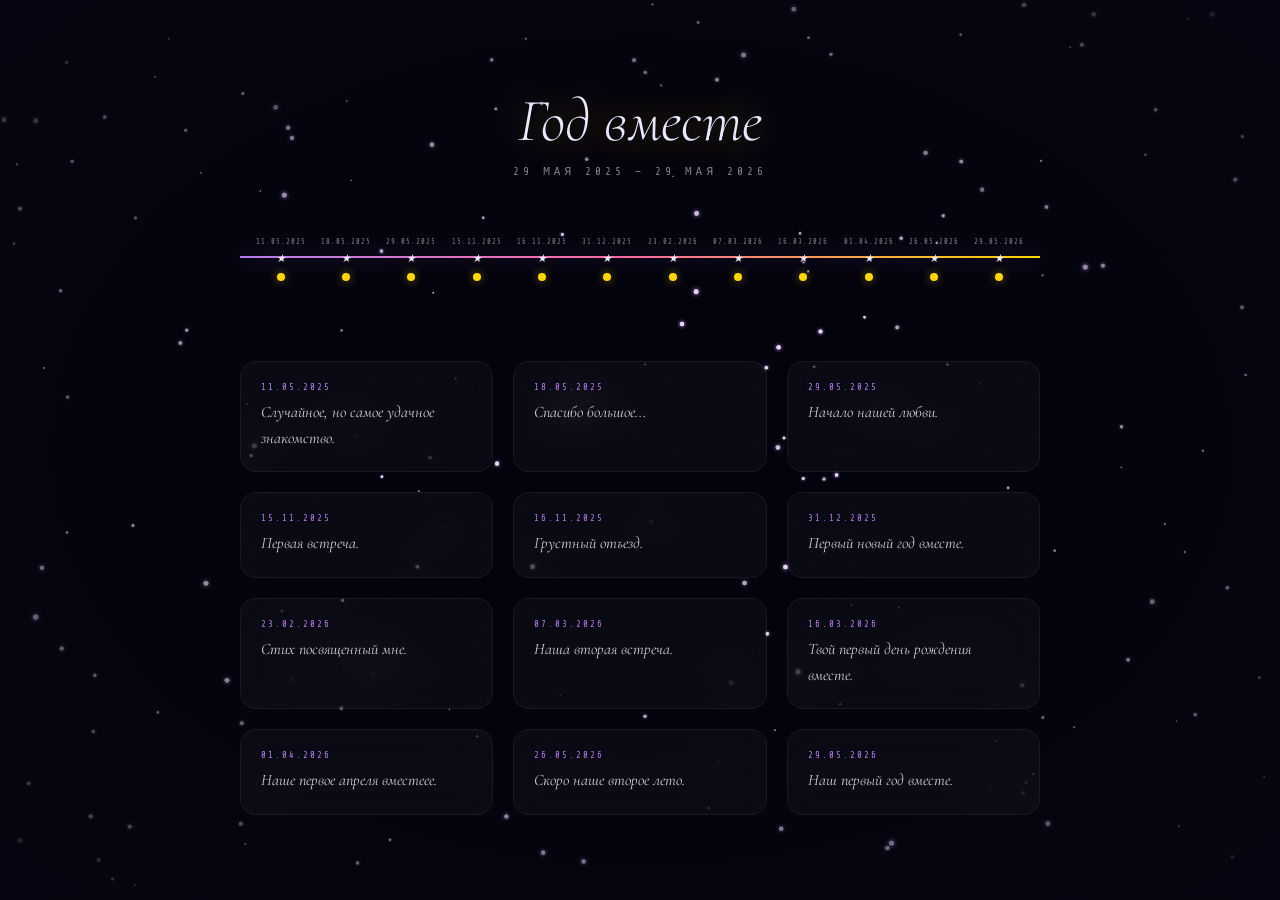
<file: index.html>
<!DOCTYPE html>
<html lang="ru">
<head>
    <meta charset="UTF-8">
    <meta name="viewport" content="width=device-width, initial-scale=1.0, user-scalable=no">
    <title>✨ Наше созвездие · 29.05</title>
    
    <link rel="preconnect" href="https://fonts.googleapis.com">
    <link rel="preconnect" href="https://fonts.gstatic.com" crossorigin>
    <link href="https://fonts.googleapis.com/css2?family=Cormorant+Garamond:ital,wght@0,300;0,400;0,600;1,300;1,400&family=Share+Tech+Mono&family=Montserrat:wght@300;400&display=swap" rel="stylesheet">
    
    <link rel="stylesheet" href="style.css">
</head>
<body>
    
    
    <canvas id="bg-canvas"></canvas>
    <div class="vignette"></div>
    <div class="bg-aurora"></div>
    
    <div id="cursor"></div>
    <div id="cursor-ring"></div>
    
    <!-- ЭКРАН 1: СОЗВЕЗДИЕ -->
    <section id="constellation-screen" class="screen active">
        
        <div class="instruction">
            <span class="instruction-text">Соедини звёзды</span>
            <span class="instruction-sub">Нажимай на сияющие звёзды по порядку</span>
        </div>
        
        <svg id="constellation-svg" viewBox="0 0 800 700" preserveAspectRatio="xMidYMid meet">
            <g id="lines-group"></g>
            <g id="stars-group">
                <circle class="star-node" cx="400" cy="620" r="6" data-month="12" data-name="Декабрь"/>
                <circle class="star-node" cx="310" cy="540" r="6" data-month="11" data-name="Ноябрь"/>
                <circle class="star-node" cx="230" cy="430" r="6" data-month="10" data-name="Октябрь"/>
                <circle class="star-node" cx="200" cy="310" r="6" data-month="9" data-name="Сентябрь"/>
                <circle class="star-node" cx="240" cy="190" r="6" data-month="8" data-name="Август"/>
                <circle class="star-node" cx="340" cy="120" r="6" data-month="7" data-name="Июль"/>
                <circle class="star-node" cx="400" cy="150" r="6" data-month="6" data-name="Июнь"/>
                <circle class="star-node special" cx="460" cy="120" r="9" data-month="5" data-name="29 мая 2025"/>
                <circle class="star-node" cx="560" cy="190" r="6" data-month="4" data-name="Апрель"/>
                <circle class="star-node" cx="600" cy="310" r="6" data-month="3" data-name="Март"/>
                <circle class="star-node" cx="570" cy="430" r="6" data-month="2" data-name="Февраль"/>
                <circle class="star-node" cx="490" cy="540" r="6" data-month="1" data-name="Январь"/>
            </g>
        </svg>
        
        <div class="star-counter">
            <span id="connected-count">0</span>/12 звёзд
        </div>
        <div class="progress-mini">
            <div class="progress-mini-fill" id="constellation-progress"></div>
        </div>
        
    </section>
    
    <!-- ЭКРАН 2: ПОРТАЛ + ТАЙМЕР -->
    <section id="portal-screen" class="screen">
        
        <div class="portal-wrapper">
            <div class="crystals-orbit">
                <div class="crystal c1"></div>
                <div class="crystal c2"></div>
                <div class="crystal c3"></div>
                <div class="crystal c4"></div>
                <div class="crystal c5"></div>
            </div>
            
            <div class="portal-gate" id="portal-gate">
                <div class="portal-inner">
                    <div class="portal-energy"></div>
                    <div class="portal-seal" id="portal-seal">
                        <span class="seal-text">ЗАПЕЧАТАНО</span>
                        <span class="seal-sub">до 29.05</span>
                    </div>
                </div>
            </div>
            
            <div class="portal-ring"></div>
        </div>
        
        <div class="countdown-box">
            <h2 class="countdown-title">Портал откроется через</h2>
            <div class="countdown-timer">
                <div class="time-block">
                    <span class="time-value" id="days">04</span>
                    <span class="time-label">дня</span>
                </div>
                <span class="time-colon">:</span>
                <div class="time-block">
                    <span class="time-value" id="hours">00</span>
                    <span class="time-label">часов</span>
                </div>
                <span class="time-colon">:</span>
                <div class="time-block">
                    <span class="time-value" id="minutes">00</span>
                    <span class="time-label">минут</span>
                </div>
                <span class="time-colon">:</span>
                <div class="time-block">
                    <span class="time-value" id="seconds">00</span>
                    <span class="time-label">секунд</span>
                </div>
            </div>
            <div class="daily-message" id="daily-message">✦ Магия накапливается... ✦</div>
        </div>
        
    </section>
    
    <!-- ЭКРАН 3: ВОСПОМИНАНИЯ -->
    <section id="memories-screen" class="screen">
        <div class="memories-container">
            <h1 class="memories-title">Год вместе</h1>
            <p class="memories-subtitle">29 мая 2025 — 29 мая 2026</p>
            
            <div class="timeline">
                <div class="timeline-line"></div>
                <div class="timeline-fill" id="timeline-fill"></div>
                <div class="timeline-moments" id="timeline-moments"></div>
            </div>
            
            <div class="memories-grid" id="memories-grid"></div>
        </div>
    </section>
    
    <!-- IFRAME ДЛЯ ДИАЛОГОВ -->
    <div id="dialog-overlay" class="dialog-overlay hidden">
        <button id="close-dialog" class="close-dialog-btn">✕</button>
        <iframe id="dialog-frame" src="" frameborder="0"></iframe>
    </div>
    
    <audio id="bg-music" loop>
        <source src="#" type="audio/mpeg">
    </audio>
    
    <script src="script.js"></script>
</body>
</html>
</file>
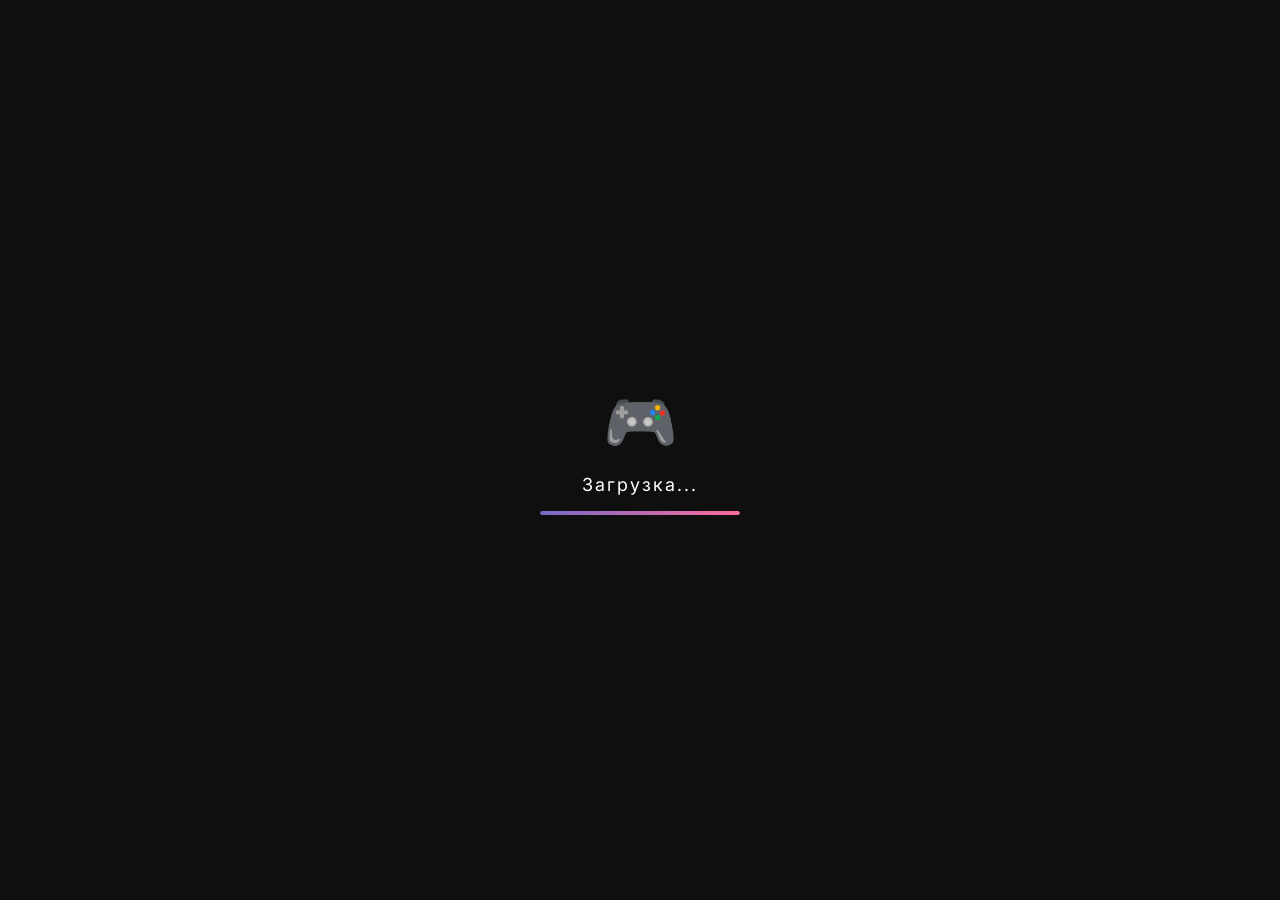
<file: dialogs/dialog-01-04-2026.html>
<!DOCTYPE html>
<html lang="ru">
<head>
    <meta charset="UTF-8">
    <meta name="viewport" content="width=device-width, initial-scale=1.0, user-scalable=no">
    <title>01.04.2026 · Первое апреля</title>
    
    <link rel="preconnect" href="https://fonts.googleapis.com">
    <link rel="preconnect" href="https://fonts.gstatic.com" crossorigin>
    <link href="https://fonts.googleapis.com/css2?family=Inter:wght@400;500;600;700&display=swap" rel="stylesheet">
    
    <link rel="stylesheet" href="dialog-01-04-2026.css">
</head>
<body>
    
    <!-- Загрузка -->
    <div id="loading-screen" class="fullscreen-overlay">
        <div class="loading-content">
            <div class="loading-icon">🎮</div>
            <div class="loading-text">Загрузка...</div>
            <div class="loading-bar"><div class="loading-fill"></div></div>
        </div>
    </div>
    
    <!-- Блиц-опрос -->
    <div id="quiz-screen" class="fullscreen-overlay hidden">
        <div class="quiz-container">
            <div class="quiz-header">⚡ БЛИЦ-ОПРОС ⚡</div>
            <div class="quiz-question" id="quiz-question"></div>
            <div class="quiz-options" id="quiz-options"></div>
            <div class="quiz-progress" id="quiz-progress"></div>
        </div>
    </div>
    
    <!-- Чат -->
    <div id="chat-screen" class="fullscreen-overlay hidden">
        <div class="chat-container">
            
            <div class="chat-header">
                <div class="header-back">←</div>
                <div class="header-avatar">
                    <img src="../photo/lybov.jpg" alt="">
                </div>
                <div class="header-info">
                    <div class="header-name">Сашка💕</div>
                    <div class="header-status">был недавно</div>
                </div>
            </div>
            
            <div class="typing-indicator hidden" id="typing-indicator">
                <div class="typing-dots"><span></span><span></span><span></span></div>
                <span class="typing-text">печатает...</span>
            </div>
            
            <div class="chat-messages" id="chat-messages"></div>
            <div class="chat-choices" id="chat-choices"></div>
            
        </div>
    </div>
    
    <script src="dialog-01-04-2026.js"></script>
</body>
</html>
</file>
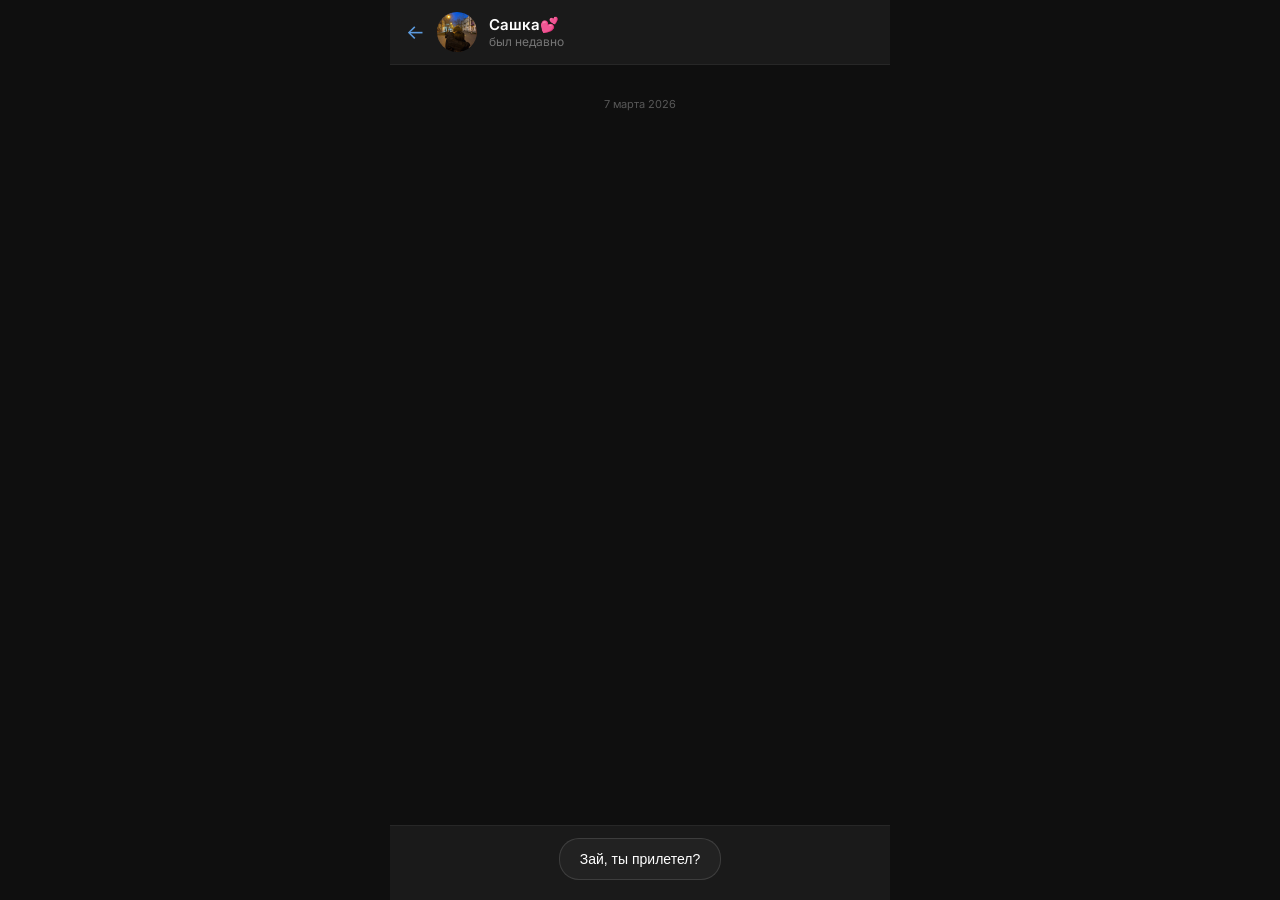
<file: dialogs/dialog-07-03-2026.html>
<!DOCTYPE html>
<html lang="ru">
<head>
    <meta charset="UTF-8">
    <meta name="viewport" content="width=device-width, initial-scale=1.0, user-scalable=no">
    <title>07.03.2026 · Наша вторая встреча</title>
    
    <link rel="preconnect" href="https://fonts.googleapis.com">
    <link rel="preconnect" href="https://fonts.gstatic.com" crossorigin>
    <link href="https://fonts.googleapis.com/css2?family=Inter:wght@400;500;600&display=swap" rel="stylesheet">
    
    <link rel="stylesheet" href="dialog-07-03-2026.css">
</head>
<body>
    
    <div id="chat-screen" class="fullscreen-overlay">
        <div class="chat-container">
            
            <div class="chat-header">
                <div class="header-back">←</div>
                <div class="header-avatar">
                    <img src="../photo/lybov.jpg" alt="">
                </div>
                <div class="header-info">
                    <div class="header-name">Сашка💕</div>
                    <div class="header-status">был недавно</div>
                </div>
            </div>
            
            <div class="typing-indicator hidden" id="typing-indicator">
                <div class="typing-dots"><span></span><span></span><span></span></div>
                <span class="typing-text">печатает...</span>
            </div>
            
            <div class="chat-messages" id="chat-messages"></div>
            <div class="chat-choices" id="chat-choices"></div>
            
        </div>
    </div>
    
    <script src="dialog-07-03-2026.js"></script>
</body>
</html>
</file>
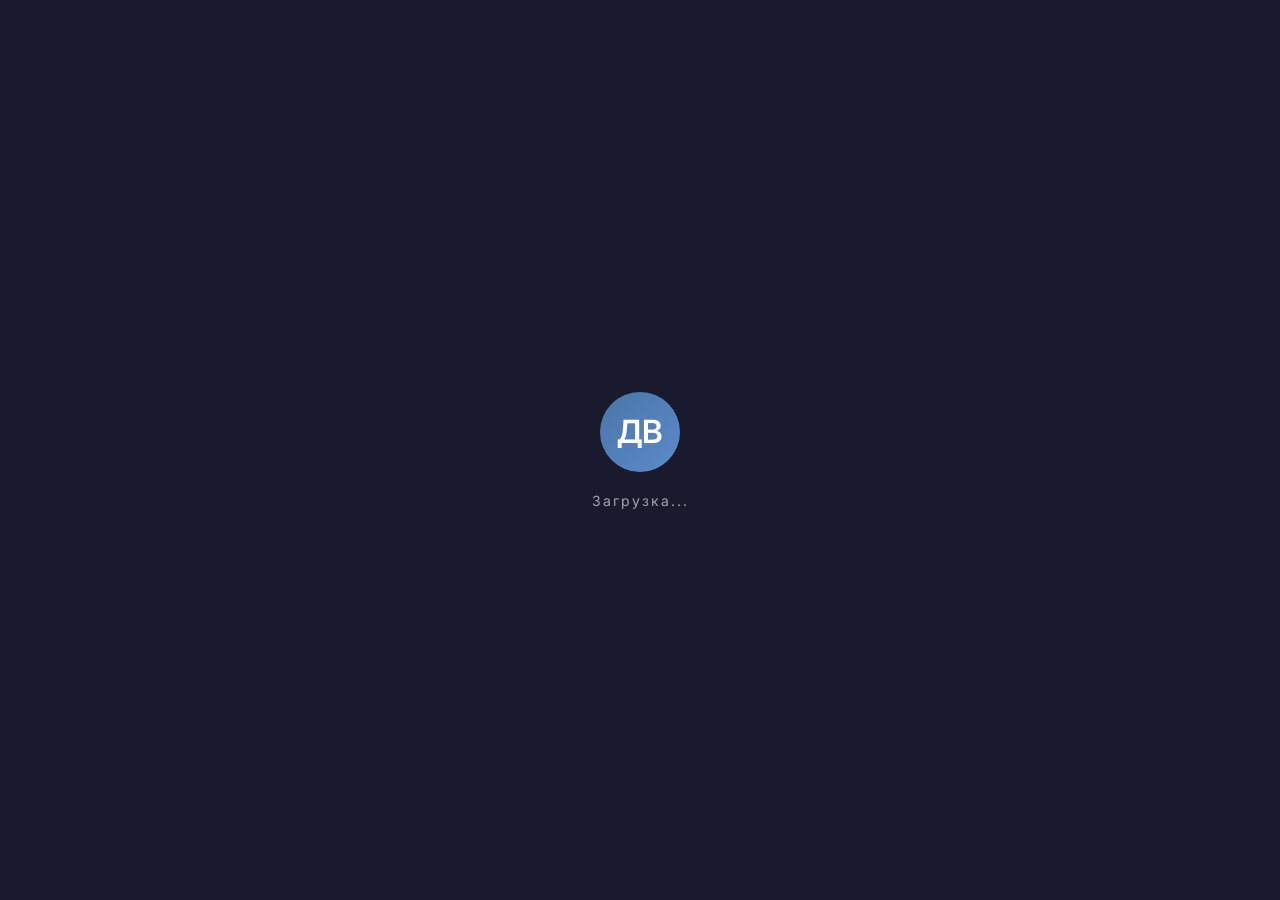
<file: dialogs/dialog-11-05-2025.html>
<!DOCTYPE html>
<html lang="ru">
<head>
    <meta charset="UTF-8">
    <meta name="viewport" content="width=device-width, initial-scale=1.0, user-scalable=no">
    <title>11.05.2025 · Первое знакомство</title>
    
    <link rel="preconnect" href="https://fonts.googleapis.com">
    <link rel="preconnect" href="https://fonts.gstatic.com" crossorigin>
    <link href="https://fonts.googleapis.com/css2?family=Inter:wght@400;500;600&display=swap" rel="stylesheet">
    
    <link rel="stylesheet" href="dialog-11-05-2025.css">
</head>
<body>
    
    <!-- ЗАГРУЗКА -->
    <div id="loading-screen" class="fullscreen-overlay">
        <div class="loading-content">
            <div class="vk-logo">ДВ</div>
            <div class="loading-text">Загрузка...</div>
        </div>
    </div>
    
    <!-- АНКЕТА -->
    <div id="profile-screen" class="fullscreen-overlay hidden">
        <div class="profile-card">
            <div class="profile-photo">
                <img src="../photo/my-photo.jpg" alt="Фото">
            </div>
            <div class="profile-info">
                <div class="profile-name">Александр Злобин</div>
                <div class="profile-status">онлайн</div>
            </div>
            <div class="profile-actions">
                <button class="action-btn dislike-btn" id="dislike-btn">👎</button>
                <button class="action-btn like-btn" id="like-btn">❤️</button>
            </div>
        </div>
    </div>
    
    <!-- ПРОФИЛЬ -->
    <div id="my-profile-screen" class="fullscreen-overlay hidden">
        <div class="vk-profile">
            <div class="profile-header">
                <div class="back-btn" id="back-from-profile">← Назад</div>
            </div>
            <div class="profile-main-photo">
                <img src="../photo/my-photo.jpg" alt="Фото">
            </div>
            <div class="profile-details">
                <div class="detail-name">Александр Злобин</div>
                <div class="detail-status">● онлайн</div>
            </div>
            <button class="message-btn" id="add-friend-btn">✉ Добавить в друзья</button>
        </div>
    </div>
    
    <!-- ПЕРЕХОД -->
    <div id="transition-screen" class="fullscreen-overlay hidden">
        <div class="transition-content">
            <div class="clock-anim">🕐</div>
            <div class="transition-text">Прошло несколько часов...</div>
        </div>
    </div>
    
    <!-- СУДЬБА -->
    <div id="fate-screen" class="fullscreen-overlay hidden">
        <div class="fate-content">
            <div class="fate-icon">✨</div>
            <div class="fate-text">Судьбу изменить нельзя</div>
            <button class="fate-btn" id="retry-btn">Попробовать снова</button>
        </div>
    </div>
    
    <!-- ЧАТ -->
    <div id="chat-screen" class="fullscreen-overlay hidden">
        <div class="chat-container">
            
            <div class="chat-header">
                <div class="header-avatar">
                    <img src="../photo/my-photo.jpg" alt="">
                </div>
                <div class="header-info">
                    <div class="header-name">Александр Злобин</div>
                    <div class="header-status">онлайн</div>
                </div>
            </div>
            
            <!-- Индикатор печатает -->
            <div class="typing-indicator hidden" id="typing-indicator">
                <div class="typing-dots">
                    <span></span><span></span><span></span>
                </div>
                <span class="typing-text">печатает...</span>
            </div>
            
            <div class="chat-messages" id="chat-messages"></div>
            
            <div class="chat-choices" id="chat-choices"></div>
            
        </div>
    </div>
    
    <script src="dialog-11-05-2025.js"></script>
</body>
</html>
</file>
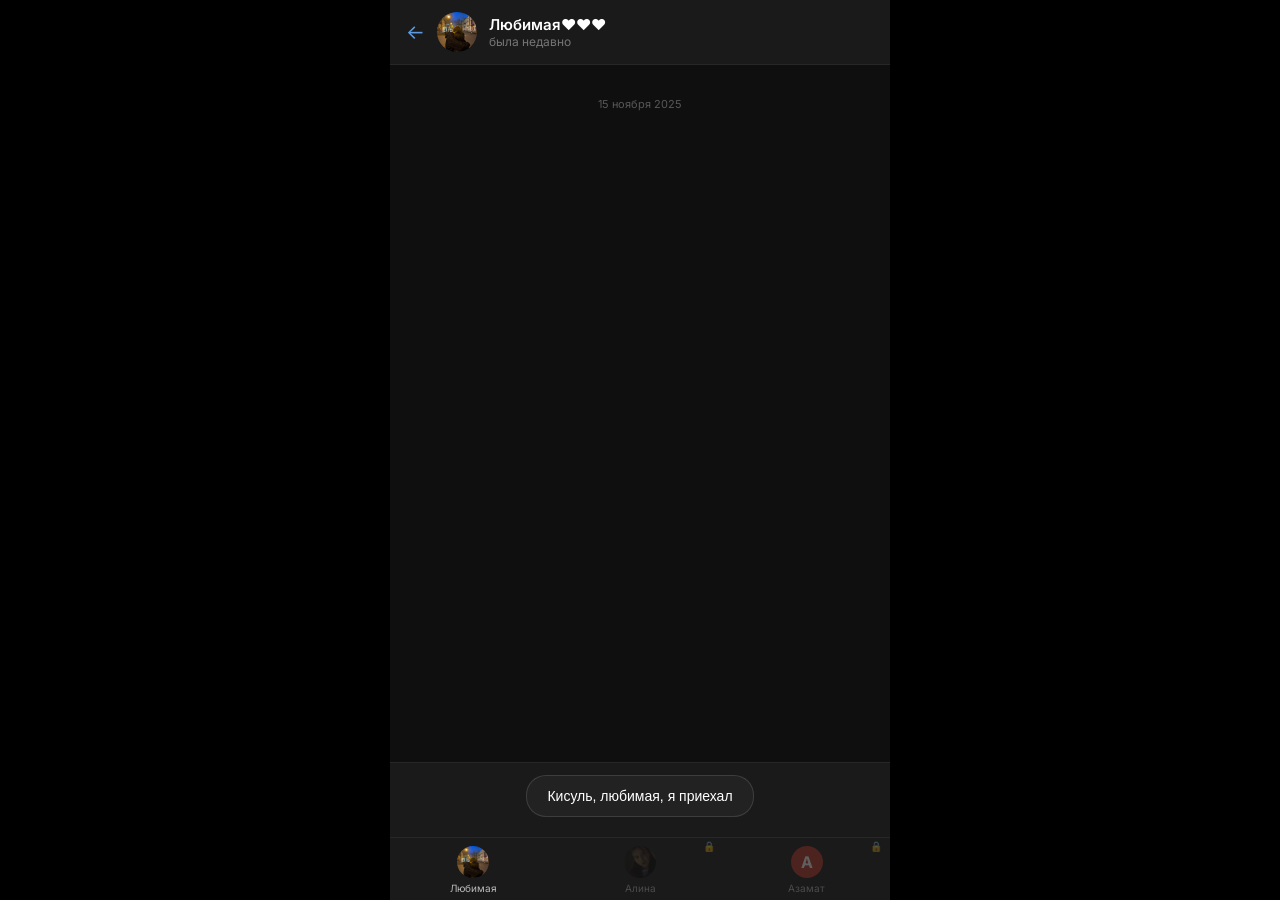
<file: dialogs/dialog-15-11-2025.html>
<!DOCTYPE html>
<html lang="ru">
<head>
    <meta charset="UTF-8">
    <meta name="viewport" content="width=device-width, initial-scale=1.0, user-scalable=no">
    <title>15.11.2025 · Первая встреча</title>
    
    <link rel="preconnect" href="https://fonts.googleapis.com">
    <link rel="preconnect" href="https://fonts.gstatic.com" crossorigin>
    <link href="https://fonts.googleapis.com/css2?family=Inter:wght@400;500;600&display=swap" rel="stylesheet">
    
    <link rel="stylesheet" href="dialog-15-11-2025.css">
</head>
<body>
    
    <div id="app-container">
        
        <!-- Чат -->
        <div id="chat-screen" class="fullscreen-overlay">
            <div class="chat-container">
                
                <!-- Шапка -->
                <div class="chat-header">
                    <div class="header-back" id="header-back">←</div>
                    <div class="header-avatar" id="header-avatar">
                        <img src="../photo/lybov.jpg" alt="" id="header-avatar-img" onerror="this.style.display='none'; this.nextElementSibling.style.display='flex';">
                        <div class="avatar-fallback" style="display:none;">❤️</div>
                    </div>
                    <div class="header-info">
                        <div class="header-name" id="header-name">Любимая❤️❤️❤️</div>
                        <div class="header-status" id="header-status">была недавно</div>
                    </div>
                </div>
                
                <!-- Индикатор печатает -->
                <div class="typing-indicator hidden" id="typing-indicator">
                    <div class="typing-dots">
                        <span></span><span></span><span></span>
                    </div>
                    <span class="typing-text">печатает...</span>
                </div>
                
                <!-- Сообщения -->
                <div class="chat-messages" id="chat-messages"></div>
                
                <!-- Варианты ответов -->
                <div class="chat-choices" id="chat-choices"></div>
                
            </div>
        </div>
        
        <!-- Вкладки чатов -->
        <div class="chat-tabs" id="chat-tabs">
            <div class="tab active" data-chat="loved" id="tab-loved">
                <div class="tab-avatar">
                    <img src="../photo/lybov.jpg" alt="" onerror="this.style.display='none'; this.nextElementSibling.style.display='flex';">
                    <div class="tab-avatar-fallback" style="display:none;">❤️</div>
                </div>
                <div class="tab-label">Любимая</div>
            </div>
            <div class="tab locked" data-chat="alina" id="tab-alina">
                <div class="tab-avatar">
                    <img src="../photo/alina.jpg" alt="" onerror="this.style.display='none'; this.nextElementSibling.style.display='flex';">
                    <div class="tab-avatar-fallback" style="display:none;">А</div>
                </div>
                <div class="tab-label">Алина</div>
                <div class="tab-lock">🔒</div>
            </div>
            <div class="tab locked" data-chat="azamat" id="tab-azamat">
                <div class="tab-avatar azamat-avatar">А</div>
                <div class="tab-label">Азамат</div>
                <div class="tab-lock">🔒</div>
            </div>
        </div>
        
    </div>
    
    <script src="dialog-15-11-2025.js"></script>
</body>
</html>
</file>
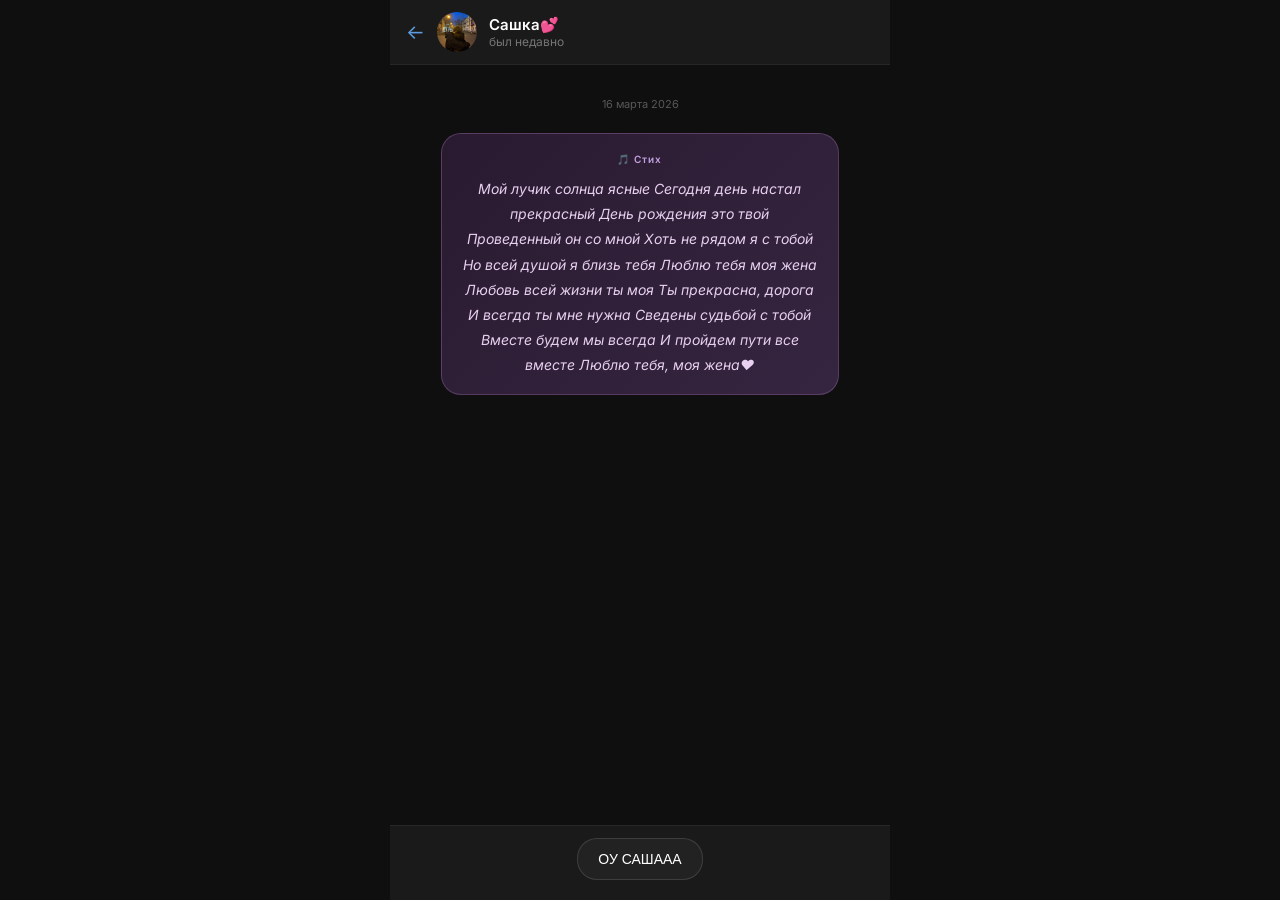
<file: dialogs/dialog-16-03-2026.html>
<!DOCTYPE html>
<html lang="ru">
<head>
    <meta charset="UTF-8">
    <meta name="viewport" content="width=device-width, initial-scale=1.0, user-scalable=no">
    <title>16.03.2026 · Твой первый день рождения вместе</title>
    
    <link rel="preconnect" href="https://fonts.googleapis.com">
    <link rel="preconnect" href="https://fonts.gstatic.com" crossorigin>
    <link href="https://fonts.googleapis.com/css2?family=Inter:wght@400;500;600&display=swap" rel="stylesheet">
    
    <link rel="stylesheet" href="dialog-16-03-2026.css">
</head>
<body>
    
    <div id="chat-screen" class="fullscreen-overlay">
        <div class="chat-container">
            
            <div class="chat-header">
                <div class="header-back">←</div>
                <div class="header-avatar">
                    <img src="../photo/lybov.jpg" alt="">
                </div>
                <div class="header-info">
                    <div class="header-name">Сашка💕</div>
                    <div class="header-status">был недавно</div>
                </div>
            </div>
            
            <div class="typing-indicator hidden" id="typing-indicator">
                <div class="typing-dots"><span></span><span></span><span></span></div>
                <span class="typing-text">печатает...</span>
            </div>
            
            <div class="chat-messages" id="chat-messages"></div>
            <div class="chat-choices" id="chat-choices"></div>
            
        </div>
    </div>
    
    <script src="dialog-16-03-2026.js"></script>
</body>
</html>
</file>
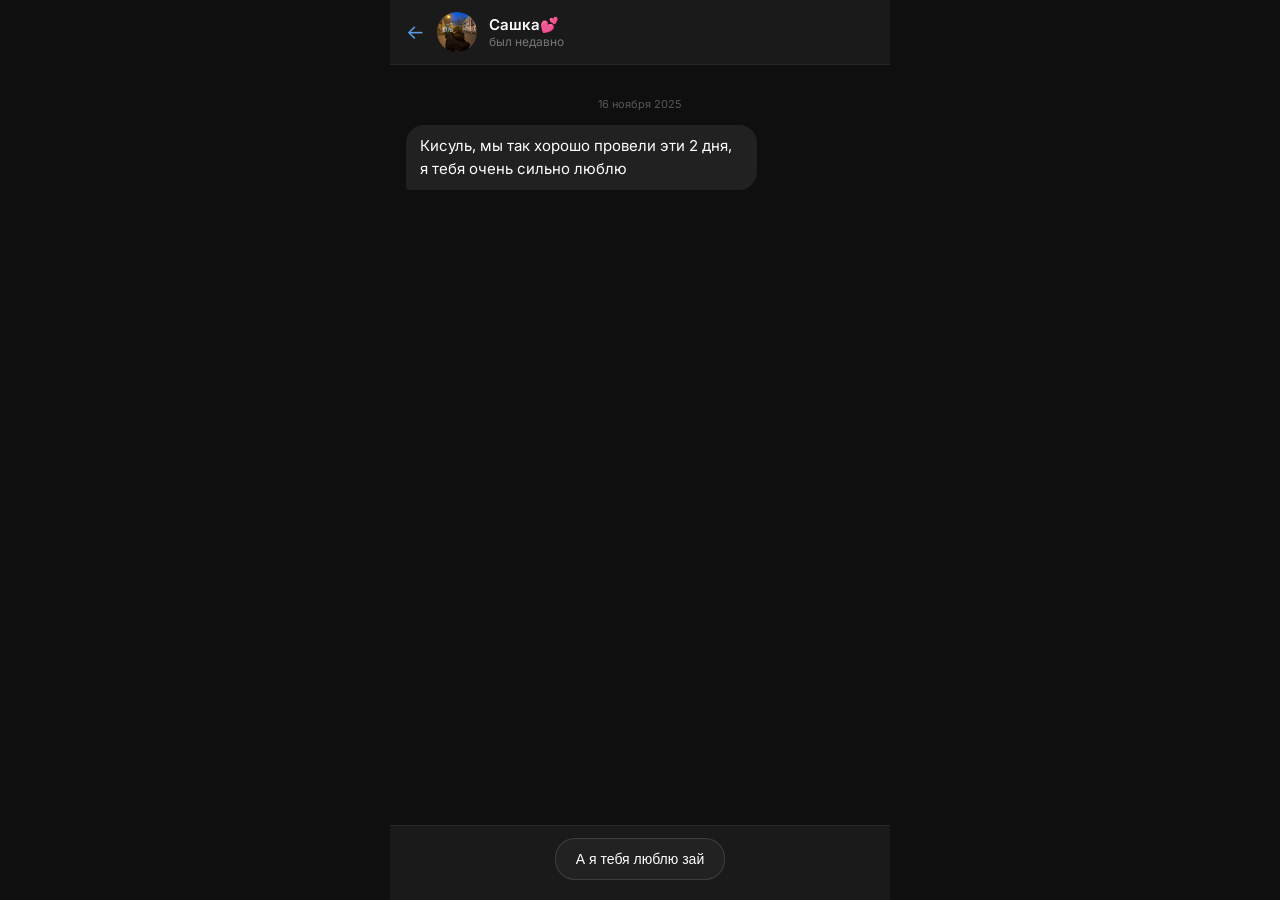
<file: dialogs/dialog-16-11-2025.html>
<!DOCTYPE html>
<html lang="ru">
<head>
    <meta charset="UTF-8">
    <meta name="viewport" content="width=device-width, initial-scale=1.0, user-scalable=no">
    <title>16.11.2025 · Грустный отъезд</title>
    
    <link rel="preconnect" href="https://fonts.googleapis.com">
    <link rel="preconnect" href="https://fonts.gstatic.com" crossorigin>
    <link href="https://fonts.googleapis.com/css2?family=Inter:wght@400;500;600&display=swap" rel="stylesheet">
    
    <link rel="stylesheet" href="dialog-16-11-2025.css">
</head>
<body>
    
    <div id="chat-screen" class="fullscreen-overlay">
        <div class="chat-container">
            
            <div class="chat-header">
                <div class="header-back">←</div>
                <div class="header-avatar">
                    <img src="../photo/lybov.jpg" alt="">
                </div>
                <div class="header-info">
                    <div class="header-name">Сашка💕</div>
                    <div class="header-status">был недавно</div>
                </div>
            </div>
            
            <div class="typing-indicator hidden" id="typing-indicator">
                <div class="typing-dots"><span></span><span></span><span></span></div>
                <span class="typing-text">печатает...</span>
            </div>
            
            <div class="chat-messages" id="chat-messages"></div>
            <div class="chat-choices" id="chat-choices"></div>
            
        </div>
    </div>
    
    <script src="dialog-16-11-2025.js"></script>
</body>
</html>
</file>
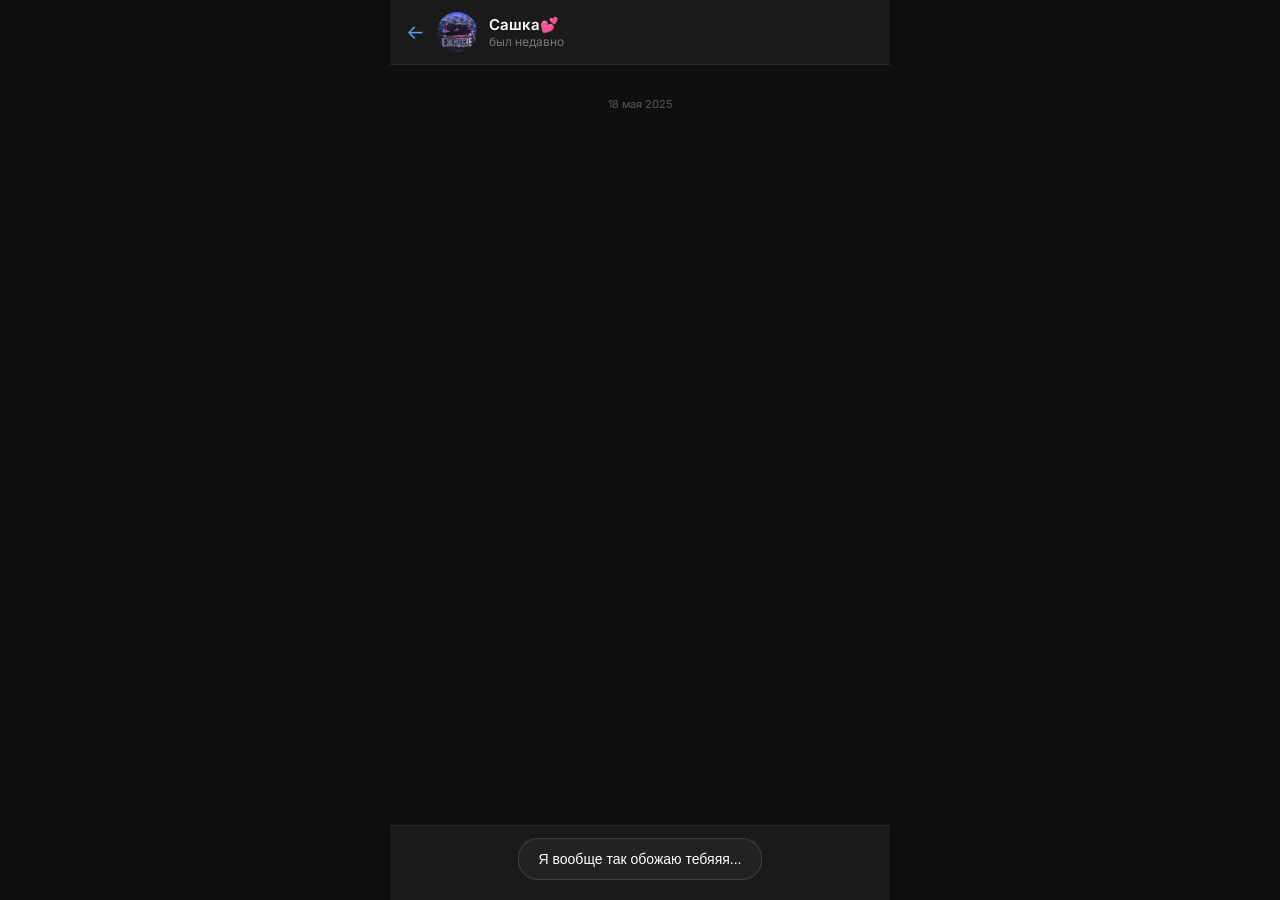
<file: dialogs/dialog-18-05-2025.html>
<!DOCTYPE html>
<html lang="ru">
<head>
    <meta charset="UTF-8">
    <meta name="viewport" content="width=device-width, initial-scale=1.0, user-scalable=no">
    <title>18.05.2025 · Спасибо большое...</title>
    
    <link rel="preconnect" href="https://fonts.googleapis.com">
    <link rel="preconnect" href="https://fonts.gstatic.com" crossorigin>
    <link href="https://fonts.googleapis.com/css2?family=Inter:wght@400;500;600&display=swap" rel="stylesheet">
    
    <link rel="stylesheet" href="dialog-18-05-2025.css">
</head>
<body>
    
    <!-- ЧАТ TELEGRAM -->
    <div id="chat-screen" class="fullscreen-overlay">
        <div class="chat-container">
            
            <!-- Шапка Telegram -->
            <div class="chat-header">
                <div class="header-back" id="chat-back-btn">←</div>
                <div class="header-avatar">
                    <img src="../photo/avatartg.jpg" alt="Сашка">
                </div>
                <div class="header-info">
                    <div class="header-name">Сашка💕</div>
                    <div class="header-status">был недавно</div>
                </div>
            </div>
            
            <!-- Индикатор печатает -->
            <div class="typing-indicator hidden" id="typing-indicator">
                <div class="typing-dots">
                    <span></span><span></span><span></span>
                </div>
                <span class="typing-text">печатает...</span>
            </div>
            
            <!-- Сообщения -->
            <div class="chat-messages" id="chat-messages"></div>
            
            <!-- Варианты ответов -->
            <div class="chat-choices" id="chat-choices"></div>
            
        </div>
    </div>
    
    <script src="dialog-18-05-2025.js"></script>
</body>
</html>
</file>
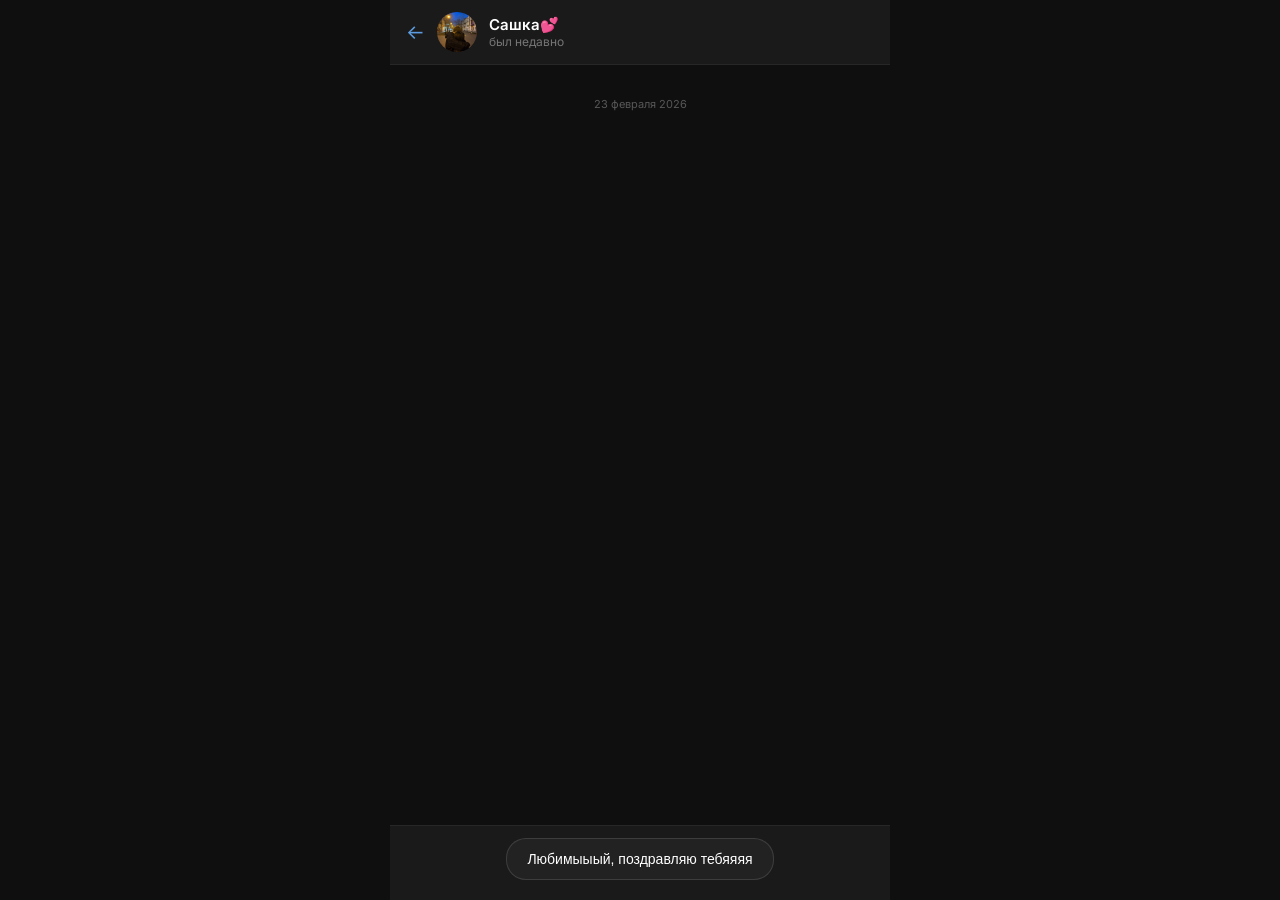
<file: dialogs/dialog-23-02-2026.html>
<!DOCTYPE html>
<html lang="ru">
<head>
    <meta charset="UTF-8">
    <meta name="viewport" content="width=device-width, initial-scale=1.0, user-scalable=no">
    <title>23.02.2026 · Стих посвященный мне</title>
    
    <link rel="preconnect" href="https://fonts.googleapis.com">
    <link rel="preconnect" href="https://fonts.gstatic.com" crossorigin>
    <link href="https://fonts.googleapis.com/css2?family=Inter:wght@400;500;600&display=swap" rel="stylesheet">
    
    <link rel="stylesheet" href="dialog-23-02-2026.css">
</head>
<body>
    
    <div id="chat-screen" class="fullscreen-overlay">
        <div class="chat-container">
            
            <div class="chat-header">
                <div class="header-back">←</div>
                <div class="header-avatar">
                    <img src="../photo/lybov.jpg" alt="">
                </div>
                <div class="header-info">
                    <div class="header-name">Сашка💕</div>
                    <div class="header-status">был недавно</div>
                </div>
            </div>
            
            <div class="typing-indicator hidden" id="typing-indicator">
                <div class="typing-dots"><span></span><span></span><span></span></div>
                <span class="typing-text">печатает...</span>
            </div>
            
            <div class="chat-messages" id="chat-messages"></div>
            <div class="chat-choices" id="chat-choices"></div>
            
        </div>
    </div>
    
    <script src="dialog-23-02-2026.js"></script>
</body>
</html>
</file>
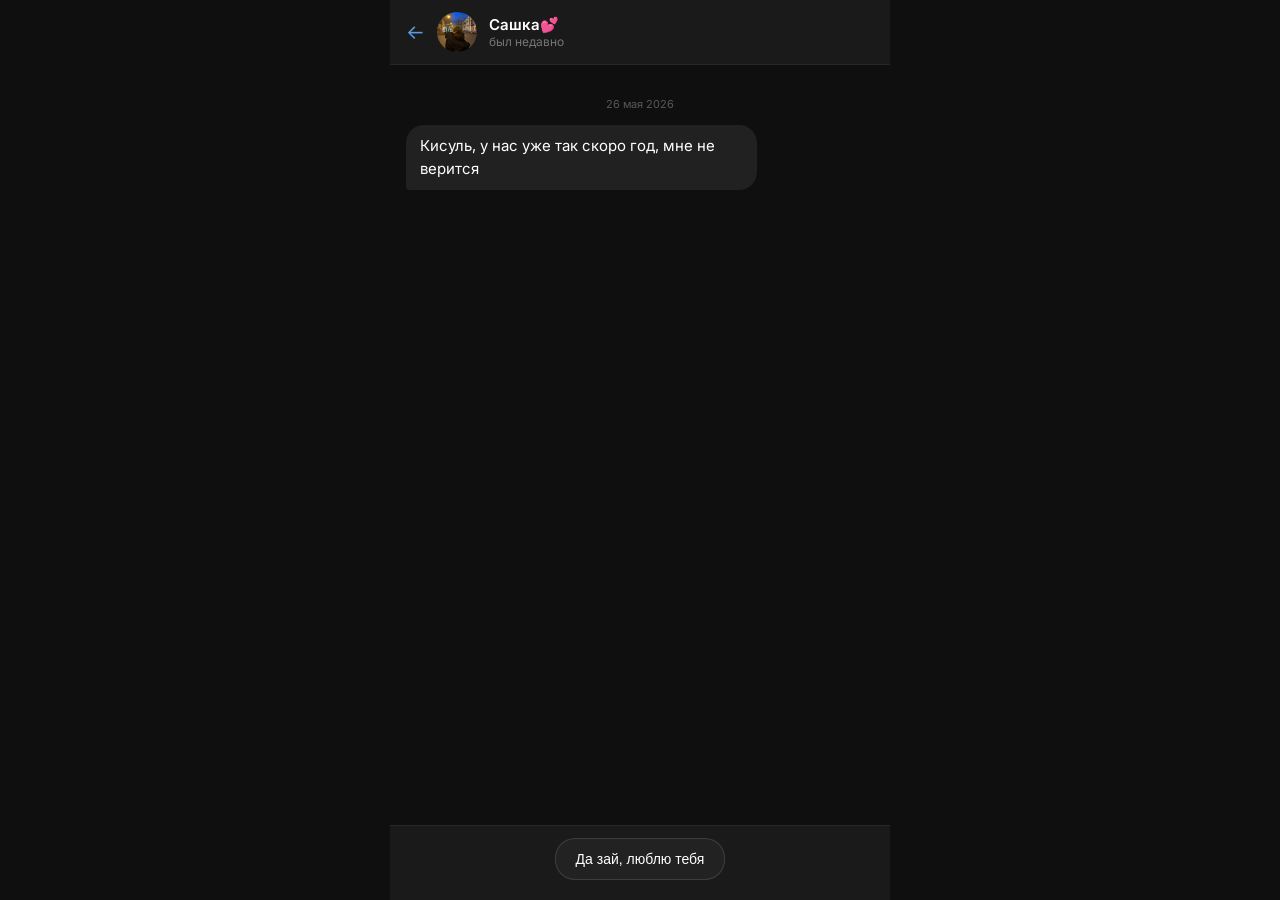
<file: dialogs/dialog-26-05-2026.html>
<!DOCTYPE html>
<html lang="ru">
<head>
    <meta charset="UTF-8">
    <meta name="viewport" content="width=device-width, initial-scale=1.0, user-scalable=no">
    <title>26.05.2026 · Скоро наше второе лето</title>
    
    <link rel="preconnect" href="https://fonts.googleapis.com">
    <link rel="preconnect" href="https://fonts.gstatic.com" crossorigin>
    <link href="https://fonts.googleapis.com/css2?family=Inter:wght@400;500;600;700&display=swap" rel="stylesheet">
    
    <link rel="stylesheet" href="dialog-26-05-2026.css">
</head>
<body>
    
    <!-- Чат -->
    <div id="chat-screen" class="fullscreen-overlay">
        <div class="chat-container">
            
            <div class="chat-header">
                <div class="header-back">←</div>
                <div class="header-avatar">
                    <img src="../photo/lybov.jpg" alt="">
                </div>
                <div class="header-info">
                    <div class="header-name">Сашка💕</div>
                    <div class="header-status">был недавно</div>
                </div>
            </div>
            
            <div class="typing-indicator hidden" id="typing-indicator">
                <div class="typing-dots"><span></span><span></span><span></span></div>
                <span class="typing-text">печатает...</span>
            </div>
            
            <div class="chat-messages" id="chat-messages"></div>
            <div class="chat-choices" id="chat-choices"></div>
            
        </div>
    </div>
    
    <!-- Колесо судьбы -->
    <div id="wheel-screen" class="fullscreen-overlay hidden">
        <div class="wheel-container">
            <div class="wheel-title">🎡 КОЛЕСО СУДЬБЫ 🎡</div>
            <div class="wheel-subtitle">Тебе надо обязательно выполнить то, что выпадет!</div>
            
            <div class="wheel-wrapper">
                <canvas id="wheel-canvas" width="400" height="400"></canvas>
                <div class="wheel-arrow">▼</div>
            </div>
            
            <button class="spin-btn" id="spin-btn">КРУТИТЬ КОЛЕСО</button>
            <div class="wheel-result hidden" id="wheel-result"></div>
        </div>
    </div>
    
    <script src="dialog-26-05-2026.js"></script>
</body>
</html>
</file>
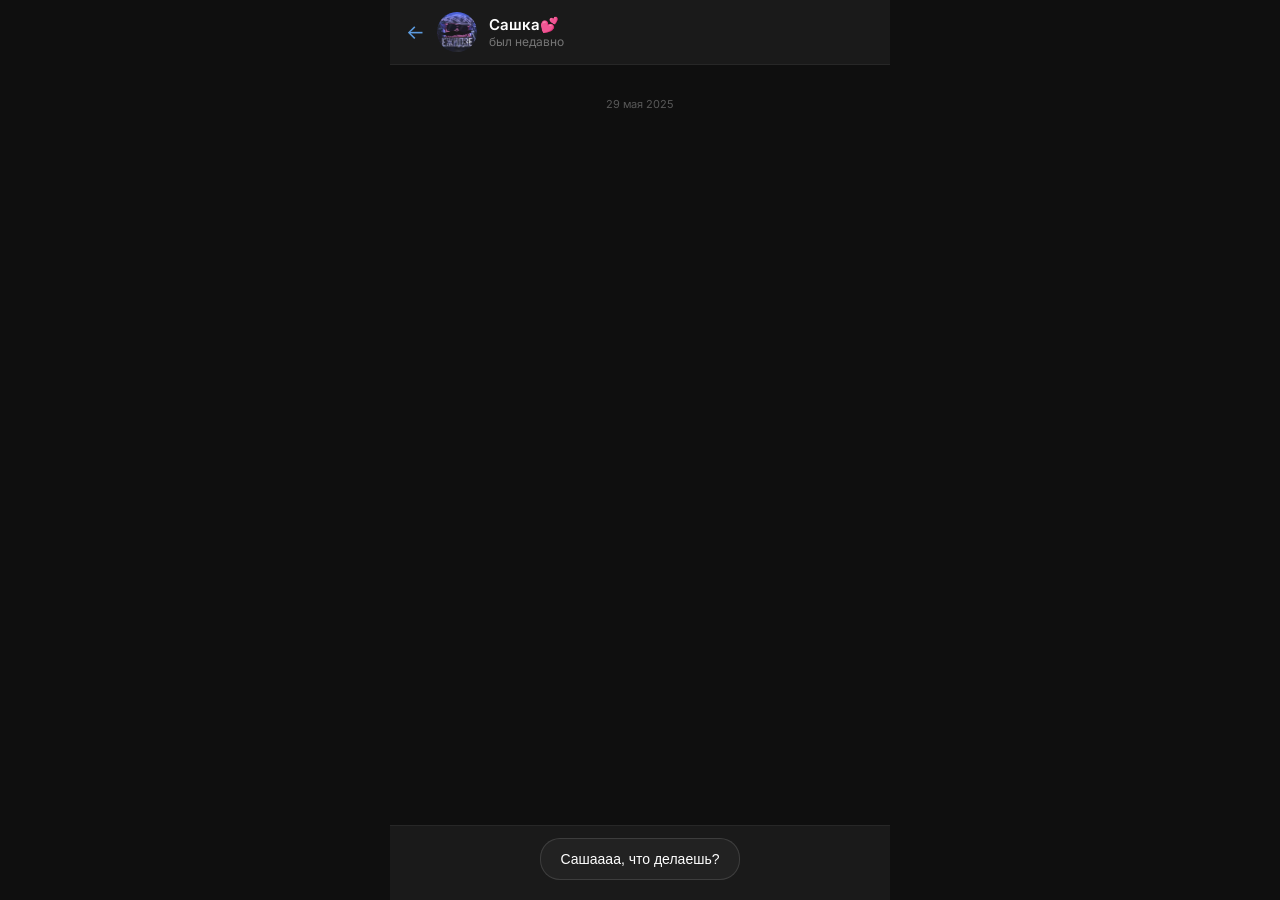
<file: dialogs/dialog-29-05-2025.html>
<!DOCTYPE html>
<html lang="ru">
<head>
    <meta charset="UTF-8">
    <meta name="viewport" content="width=device-width, initial-scale=1.0, user-scalable=no">
    <title>29.05.2025 · Начало нашей любви</title>
    
    <link rel="preconnect" href="https://fonts.googleapis.com">
    <link rel="preconnect" href="https://fonts.gstatic.com" crossorigin>
    <link href="https://fonts.googleapis.com/css2?family=Inter:wght@400;500;600&display=swap" rel="stylesheet">
    
    <link rel="stylesheet" href="dialog-29-05-2025.css">
</head>
<body>
    
    <!-- ЧАТ TELEGRAM -->
    <div id="chat-screen" class="fullscreen-overlay">
        <div class="chat-container">
            
            <!-- Шапка Telegram -->
            <div class="chat-header">
                <div class="header-back">←</div>
                <div class="header-avatar">
                    <img src="../photo/avatartg.jpg" alt="Сашка">
                </div>
                <div class="header-info">
                    <div class="header-name">Сашка💕</div>
                    <div class="header-status">был недавно</div>
                </div>
            </div>
            
            <!-- Индикатор печатает -->
            <div class="typing-indicator hidden" id="typing-indicator">
                <div class="typing-dots">
                    <span></span><span></span><span></span>
                </div>
                <span class="typing-text">печатает...</span>
            </div>
            
            <!-- Сообщения -->
            <div class="chat-messages" id="chat-messages"></div>
            
            <!-- Варианты ответов -->
            <div class="chat-choices" id="chat-choices"></div>
            
        </div>
    </div>
    
    <script src="dialog-29-05-2025.js"></script>
</body>
</html>
</file>
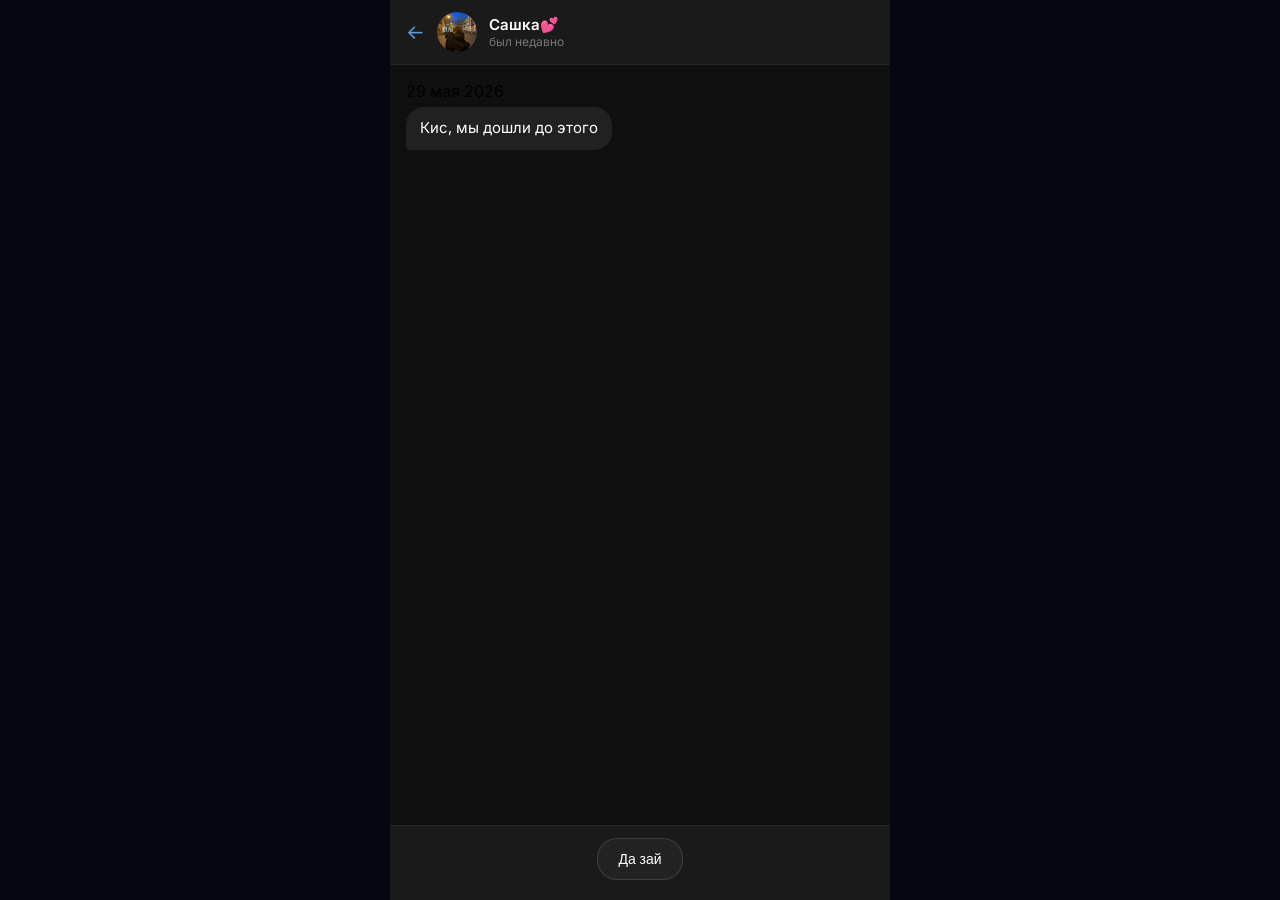
<file: dialogs/dialog-29-05-2026.html>
<!DOCTYPE html>
<html lang="ru">
<head>
    <meta charset="UTF-8">
    <meta name="viewport" content="width=device-width, initial-scale=1.0, user-scalable=no">
    <title>29.05.2026 · Наш первый год вместе</title>
    
    <link rel="preconnect" href="https://fonts.googleapis.com">
    <link rel="preconnect" href="https://fonts.gstatic.com" crossorigin>
    <link href="https://fonts.googleapis.com/css2?family=Inter:wght@400;500;600;700&family=Cormorant+Garamond:ital,wght@0,400;0,600;1,400;1,600&display=swap" rel="stylesheet">
    
    <link rel="stylesheet" href="dialog-29-05-2026.css">
</head>
<body>
    
    <!-- ЧАТ -->
    <div id="chat-screen" class="fullscreen-overlay">
        <div class="chat-container">
            
            <div class="chat-header">
                <div class="header-back">←</div>
                <div class="header-avatar">
                    <img src="../photo/lybov.jpg" alt="">
                </div>
                <div class="header-info">
                    <div class="header-name">Сашка💕</div>
                    <div class="header-status">был недавно</div>
                </div>
            </div>
            
            <div class="typing-indicator hidden" id="typing-indicator">
                <div class="typing-dots"><span></span><span></span><span></span></div>
                <span class="typing-text">печатает...</span>
            </div>
            
            <div class="chat-messages" id="chat-messages"></div>
            <div class="chat-choices" id="chat-choices"></div>
            
        </div>
    </div>
    
    <!-- ЭКРАН ГОДА -->
    <div id="year-screen" class="fullscreen-overlay hidden">
        <canvas id="stars-bg"></canvas>
        
        <div class="circle-container">
            <svg viewBox="0 0 400 400" class="year-circle">
                <circle cx="200" cy="200" r="155" fill="none" stroke="rgba(255,255,255,0.04)" stroke-width="2"/>
                <circle cx="200" cy="200" r="155" fill="none" stroke="url(#gradient)" stroke-width="4" 
                        stroke-dasharray="973" stroke-dashoffset="973" stroke-linecap="round"
                        class="progress-circle" id="progress-circle"/>
                <g id="month-marks"></g>
                <circle cx="200" cy="45" r="7" fill="#ff6b9d" class="marker marker-start" id="marker-start"/>
                <circle cx="200" cy="45" r="7" fill="#ffd700" class="marker marker-end hidden" id="marker-end"/>
                <defs>
                    <linearGradient id="gradient" x1="0%" y1="0%" x2="100%" y2="100%">
                        <stop offset="0%" stop-color="#ff6b9d"/>
                        <stop offset="40%" stop-color="#b57bee"/>
                        <stop offset="100%" stop-color="#ffd700"/>
                    </linearGradient>
                </defs>
            </svg>
            <div class="circle-label start-label hidden" id="start-label">29 мая 2025</div>
            <div class="circle-label end-label hidden" id="end-label">29 мая 2026</div>
        </div>
        
        <div class="floating-phrases" id="floating-phrases"></div>
        
        <div class="final-message hidden" id="final-message">
            <div class="final-love">Люблю тебя</div>
            <div class="final-text">Дорогая, спасибо, что посмотрела все это до конца, я очень старался моя любимая, я тебя безумно сильно люблю, для меня нет никого важнее тебя, спасибо за появление в моей жизни, твоя фраза, которую я запомнил, и буду всегда помнить, людям нет смысла расставаться если они уже встречаются год, а это значит, что теперь я точно буду спокоен, мы будем всегда вместе моя любовь, спасибо тебе за все, я люблю тебя кис❤️❤️❤️❤️</div>
        </div>
        
    </div>
    
    <script src="dialog-29-05-2026.js"></script>
</body>
</html>
</file>
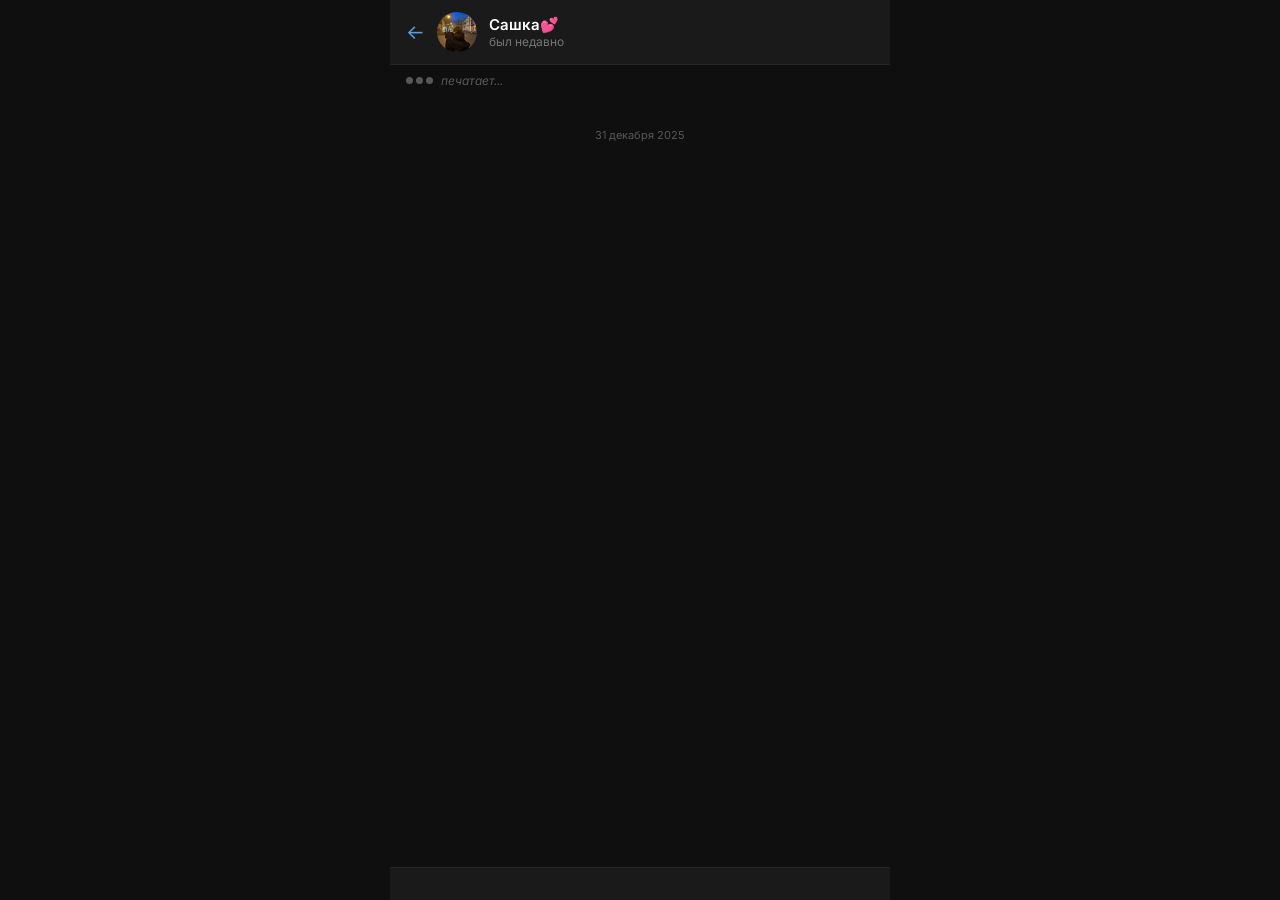
<file: dialogs/dialog-31-12-2025.html>
<!DOCTYPE html>
<html lang="ru">
<head>
    <meta charset="UTF-8">
    <meta name="viewport" content="width=device-width, initial-scale=1.0, user-scalable=no">
    <title>31.12.2025 · Первый новый год вместе</title>
    
    <link rel="preconnect" href="https://fonts.googleapis.com">
    <link rel="preconnect" href="https://fonts.gstatic.com" crossorigin>
    <link href="https://fonts.googleapis.com/css2?family=Inter:wght@400;500;600&display=swap" rel="stylesheet">
    
    <link rel="stylesheet" href="dialog-31-12-2025.css">
</head>
<body>
    
    <div id="chat-screen" class="fullscreen-overlay">
        <div class="chat-container">
            
            <div class="chat-header">
                <div class="header-back">←</div>
                <div class="header-avatar">
                    <img src="../photo/lybov.jpg" alt="">
                </div>
                <div class="header-info">
                    <div class="header-name">Сашка💕</div>
                    <div class="header-status">был недавно</div>
                </div>
            </div>
            
            <div class="typing-indicator hidden" id="typing-indicator">
                <div class="typing-dots"><span></span><span></span><span></span></div>
                <span class="typing-text">печатает...</span>
            </div>
            
            <div class="chat-messages" id="chat-messages"></div>
            <div class="chat-choices" id="chat-choices"></div>
            
        </div>
    </div>
    
    <script src="dialog-31-12-2025.js"></script>
</body>
</html>
</file>
<file: style.css>
* {
    margin: 0;
    padding: 0;
    box-sizing: border-box;
}

html {
    scroll-behavior: smooth;
    -webkit-font-smoothing: antialiased;
}

body {
    min-height: 100vh;
    overflow-x: hidden;
    background: #060612;
    color: #fff;
    font-family: 'Montserrat', sans-serif;
    cursor: none;
}

:root {
    --purple: #b57bee;
    --pink: #ff6b9d;
    --blue: #5ce1e6;
    --gold: #ffd700;
    --glow-purple: rgba(181, 123, 238, 0.5);
    --glow-pink: rgba(255, 107, 157, 0.4);
    --glow-gold: rgba(255, 215, 0, 0.5);
    --font-serif: 'Cormorant Garamond', Georgia, serif;
    --font-mono: 'Share Tech Mono', monospace;
}


#cursor {
    position: fixed;
    width: 10px;
    height: 10px;
    background: #fff;
    border-radius: 50%;
    pointer-events: none;
    z-index: 9999;
    mix-blend-mode: difference;
    transition: transform 0.15s ease, background 0.3s;
    box-shadow: 0 0 15px rgba(255,255,255,0.8), 0 0 30px rgba(181,123,238,0.6);
}

#cursor-ring {
    position: fixed;
    width: 36px;
    height: 36px;
    border: 1px solid rgba(255,255,255,0.3);
    border-radius: 50%;
    pointer-events: none;
    z-index: 9998;
    transition: width 0.3s, height 0.3s, border-color 0.3s;
}

#bg-canvas {
    position: fixed;
    inset: 0;
    z-index: 1;
    pointer-events: none;
}

.vignette {
    position: fixed;
    inset: 0;
    background: radial-gradient(ellipse at center, transparent 30%, rgba(6,6,18,0.95) 100%);
    pointer-events: none;
    z-index: 2;
}

.bg-aurora {
    position: fixed;
    width: 150vmax;
    height: 150vmax;
    background: radial-gradient(circle, 
        rgba(181,123,238,0.08) 0%, 
        rgba(255,107,157,0.04) 30%, 
        rgba(92,225,230,0.03) 60%, 
        transparent 70%);
    top: 50%;
    left: 50%;
    transform: translate(-50%, -50%);
    animation: auroraDrift 12s ease-in-out infinite;
    z-index: 0;
    pointer-events: none;
}

@keyframes auroraDrift {
    0%, 100% { transform: translate(-50%, -50%) scale(1) rotate(0deg); }
    33% { transform: translate(-48%, -52%) scale(1.1) rotate(3deg); }
    66% { transform: translate(-52%, -48%) scale(0.95) rotate(-2deg); }
}

.screen {
    position: fixed;
    inset: 0;
    display: flex;
    flex-direction: column;
    justify-content: center;
    align-items: center;
    z-index: 10;
    opacity: 0;
    pointer-events: none;
    transition: opacity 1.5s ease;
}

.screen.active {
    opacity: 1;
    pointer-events: all;
}

.instruction {
    position: absolute;
    top: 30px;
    left: 50%;
    transform: translateX(-50%);
    text-align: center;
    z-index: 20;
    pointer-events: none;
}

.instruction-text {
    display: block;
    font-family: var(--font-serif);
    font-size: clamp(24px, 5vw, 40px);
    font-style: italic;
    color: #e8e8ff;
    text-shadow: 0 0 30px var(--glow-purple);
    margin-bottom: 8px;
}

.instruction-sub {
    display: block;
    font-family: var(--font-mono);
    font-size: 10px;
    letter-spacing: 3px;
    color: rgba(255,255,255,0.5);
    text-transform: uppercase;
}

#constellation-svg {
    width: min(95vw, 600px);
    height: auto;
    position: relative;
    z-index: 15;
    pointer-events: all;
    transition: filter 1s ease;
}

.star-node {
    fill: rgba(255,255,255,0.4);
    stroke: rgba(255,255,255,0.6);
    stroke-width: 1;
    cursor: pointer;
    pointer-events: all;
    transition: all 0.3s ease;
    filter: drop-shadow(0 0 4px rgba(255,255,255,0.4));
}

.star-node.available {
    fill: #fff;
    stroke: #fff;
    stroke-width: 2;
    filter: drop-shadow(0 0 15px rgba(255,215,0,0.8));
    animation: availablePulse 1.2s ease-in-out infinite;
    cursor: pointer;
}

@keyframes availablePulse {
    0%, 100% { filter: drop-shadow(0 0 15px rgba(255,215,0,0.8)); }
    50% { filter: drop-shadow(0 0 30px rgba(255,215,0,1)); }
}

.star-node.connected {
    fill: var(--gold);
    stroke: var(--gold);
    filter: drop-shadow(0 0 20px var(--glow-gold));
    animation: starPulse 2s ease-in-out infinite;
    pointer-events: none;
}

.star-node.special {
    fill: var(--pink);
    stroke: var(--pink);
    filter: drop-shadow(0 0 25px var(--glow-pink));
}

.star-node.special.available {
    fill: #ff9ec0;
    stroke: #fff;
    filter: drop-shadow(0 0 25px rgba(255,107,157,1));
}

.star-node.special.connected {
    fill: var(--gold);
    stroke: #fff;
    filter: drop-shadow(0 0 35px var(--glow-gold));
}

@keyframes starPulse {
    0%, 100% { filter: drop-shadow(0 0 15px var(--glow-gold)); }
    50% { filter: drop-shadow(0 0 30px var(--glow-gold)); }
}

.constellation-line {
    stroke: rgba(255,215,0,0.7);
    stroke-width: 2;
    stroke-linecap: round;
    stroke-dasharray: 1000;
    stroke-dashoffset: 1000;
    animation: drawLine 1.5s ease forwards;
    filter: drop-shadow(0 0 6px var(--glow-gold));
}

@keyframes drawLine {
    to { stroke-dashoffset: 0; }
}

.star-counter {
    margin-top: 15px;
    font-family: var(--font-mono);
    font-size: 14px;
    letter-spacing: 4px;
    color: rgba(255,255,255,0.7);
    z-index: 20;
    pointer-events: none;
}

.star-counter span {
    color: var(--gold);
    font-size: 20px;
}

.progress-mini {
    width: 200px;
    height: 1px;
    background: rgba(255,255,255,0.1);
    margin-top: 12px;
    z-index: 20;
    overflow: hidden;
    pointer-events: none;
}

.progress-mini-fill {
    height: 100%;
    width: 0%;
    background: linear-gradient(90deg, transparent, var(--gold), var(--pink));
    transition: width 0.5s ease;
    box-shadow: 0 0 10px var(--glow-gold);
}

@keyframes heartbeat {
    0%, 100% { transform: scale(1); }
    14% { transform: scale(1.06); }
    28% { transform: scale(1); }
    42% { transform: scale(1.04); }
    56% { transform: scale(1); }
}

.portal-wrapper {
    position: relative;
    width: clamp(280px, 60vw, 450px);
    height: clamp(280px, 60vw, 450px);
    margin-bottom: 40px;
}

.crystals-orbit {
    position: absolute;
    inset: -40px;
    animation: orbitSpin 20s linear infinite;
}

@keyframes orbitSpin {
    to { transform: rotate(360deg); }
}

.crystal {
    position: absolute;
    width: 8px;
    height: 8px;
    background: #fff;
    border-radius: 50%;
    box-shadow: 0 0 15px var(--glow-purple), 0 0 30px rgba(92,225,230,0.4);
}

.crystal.c1 { top: 0; left: 50%; transform: translateX(-50%); }
.crystal.c2 { top: 15%; right: 0; }
.crystal.c3 { bottom: 15%; right: 5%; }
.crystal.c4 { bottom: 0; left: 50%; transform: translateX(-50%); }
.crystal.c5 { top: 15%; left: 0; }

.portal-gate {
    position: absolute;
    inset: 20px;
    border-radius: 50%;
    overflow: hidden;
    border: 2px solid rgba(255,255,255,0.1);
    box-shadow: 0 0 60px rgba(181,123,238,0.2), inset 0 0 60px rgba(181,123,238,0.1);
}

.portal-inner {
    width: 100%;
    height: 100%;
    border-radius: 50%;
    background: radial-gradient(ellipse at center, rgba(10,10,31,0.8) 0%, rgba(6,6,18,0.95) 100%);
    display: flex;
    justify-content: center;
    align-items: center;
    position: relative;
}

.portal-energy {
    position: absolute;
    inset: -50%;
    background: conic-gradient(from 0deg, transparent, rgba(181,123,238,0.2), transparent, rgba(92,225,230,0.2), transparent, rgba(255,107,157,0.2), transparent);
    animation: energySpin 8s linear infinite;
    opacity: 0.4;
}

@keyframes energySpin {
    to { transform: rotate(360deg); }
}

.portal-seal {
    position: relative;
    z-index: 2;
    text-align: center;
}

.seal-text {
    display: block;
    font-family: var(--font-serif);
    font-size: clamp(18px, 3vw, 28px);
    font-style: italic;
    color: #e8e8ff;
    text-shadow: 0 0 20px var(--glow-purple);
    letter-spacing: 6px;
}

.seal-sub {
    display: block;
    font-family: var(--font-mono);
    font-size: 10px;
    letter-spacing: 4px;
    color: rgba(255,255,255,0.5);
    margin-top: 8px;
}

.portal-ring {
    position: absolute;
    inset: 0;
    border-radius: 50%;
    border: 1px solid rgba(255,255,255,0.08);
    box-shadow: 0 0 40px rgba(181,123,238,0.1);
    animation: ringPulse 4s ease-in-out infinite;
}

@keyframes ringPulse {
    0%, 100% { box-shadow: 0 0 40px rgba(181,123,238,0.1); }
    50% { box-shadow: 0 0 80px rgba(181,123,238,0.2); }
}

.countdown-box {
    text-align: center;
}

.countdown-title {
    font-family: var(--font-serif);
    font-size: clamp(16px, 3vw, 22px);
    font-style: italic;
    font-weight: 300;
    color: rgba(255,255,255,0.8);
    margin-bottom: 20px;
    letter-spacing: 2px;
}

.countdown-timer {
    display: flex;
    justify-content: center;
    align-items: center;
    gap: clamp(8px, 2vw, 16px);
    font-family: var(--font-mono);
}

.time-block {
    display: flex;
    flex-direction: column;
    align-items: center;
    min-width: 70px;
}

.time-value {
    font-size: clamp(32px, 8vw, 60px);
    font-weight: 300;
    color: #fff;
    text-shadow: 0 0 30px var(--glow-purple), 0 0 60px rgba(92,225,230,0.4);
    line-height: 1;
}

.time-label {
    font-size: 9px;
    letter-spacing: 3px;
    color: rgba(255,255,255,0.5);
    margin-top: 8px;
    text-transform: uppercase;
}

.time-colon {
    font-size: clamp(24px, 6vw, 40px);
    color: rgba(255,255,255,0.4);
    margin-top: -10px;
}

.daily-message {
    margin-top: 25px;
    font-family: var(--font-serif);
    font-style: italic;
    font-size: 14px;
    color: rgba(255,255,255,0.6);
    letter-spacing: 3px;
}

/* ===== ЭКРАН ВОСПОМИНАНИЙ ===== */
#memories-screen {
    overflow-y: auto;
    overflow-x: hidden;
    padding: 80px 20px 40px;
}

.memories-container {
    max-width: 800px;
    width: 100%;
    margin: 0 auto;
}

.memories-title {
    font-family: var(--font-serif);
    font-size: clamp(36px, 8vw, 60px);
    font-style: italic;
    font-weight: 300;
    text-align: center;
    color: #e8e8ff;
    text-shadow: 0 0 40px var(--glow-gold);
    margin-bottom: 8px;
}

.memories-subtitle {
    font-family: var(--font-mono);
    font-size: 11px;
    letter-spacing: 4px;
    color: rgba(255,255,255,0.5);
    text-align: center;
    margin-bottom: 60px;
    text-transform: uppercase;
}

/* Шкала времени */
.timeline {
    position: relative;
    padding: 0 0 30px;
    margin: 0 auto 50px;
    max-width: 100%;
    overflow-x: visible;
}

.timeline-line {
    position: absolute;
    top: 18px;
    left: 0;
    right: 0;
    height: 1px;
    background: rgba(255,255,255,0.1);
}

.timeline-fill {
    position: absolute;
    top: 18px;
    left: 0;
    height: 2px;
    background: linear-gradient(90deg, var(--purple), var(--pink), var(--gold));
    box-shadow: 0 0 20px var(--glow-purple);
    width: 0%;
    transition: width 2s ease;
}

.timeline-moments {
    display: flex;
    justify-content: space-between;
    position: relative;
    z-index: 1;
    width: 100%;
    padding: 0 8px;
}

.timeline-moment {
    display: flex;
    flex-direction: column;
    align-items: center;
    text-align: center;
    cursor: pointer;
    transition: transform 0.3s ease;
    position: relative;
    flex: 1;
    min-width: 0;
}

.timeline-moment:hover {
    transform: translateY(-2px);
}

.timeline-moment:hover .moment-dot {
    box-shadow: 0 0 20px rgba(255,215,0,0.8);
}

.moment-date {
    font-family: var(--font-mono);
    font-size: 7px;
    letter-spacing: 1px;
    color: rgba(255,255,255,0.5);
    margin-bottom: 6px;
    white-space: nowrap;
}

.moment-label {
    font-family: var(--font-serif);
    font-size: 11px;
    font-style: italic;
    color: #e8e8ff;
    margin-bottom: 8px;
}

.moment-dot {
    width: 8px;
    height: 8px;
    background: var(--gold);
    border-radius: 50%;
    box-shadow: 0 0 10px var(--glow-gold);
    flex-shrink: 0;
    z-index: 2;
}

/* Галерея карточек */
.memories-grid {
    display: grid;
    grid-template-columns: repeat(auto-fit, minmax(220px, 1fr));
    gap: 20px;
    padding-bottom: 40px;
}

.memory-card {
    background: rgba(255,255,255,0.03);
    border: 1px solid rgba(255,255,255,0.06);
    border-radius: 16px;
    padding: 20px;
    backdrop-filter: blur(20px);
    transition: all 0.4s ease;
    cursor: pointer;
}

.memory-card:hover {
    background: rgba(255,255,255,0.06);
    border-color: rgba(181,123,238,0.3);
    box-shadow: 0 8px 30px rgba(181,123,238,0.2);
    transform: translateY(-4px);
}

.memory-date {
    font-family: var(--font-mono);
    font-size: 9px;
    letter-spacing: 2px;
    color: var(--purple);
    margin-bottom: 8px;
}

.memory-text {
    font-family: var(--font-serif);
    font-size: 16px;
    font-style: italic;
    color: rgba(255,255,255,0.8);
    line-height: 1.6;
}

/* ===== ОВЕРЛЕЙ ДЛЯ ДИАЛОГОВ ===== */
.dialog-overlay {
    position: fixed;
    inset: 0;
    z-index: 100;
    background: rgba(0,0,0,0.95);
    display: flex;
    justify-content: center;
    align-items: center;
    transition: opacity 0.4s ease;
}

.dialog-overlay.hidden {
    opacity: 0;
    pointer-events: none;
}

.dialog-overlay iframe {
    width: 100%;
    max-width: 500px;
    height: 100vh;
    border: none;
    border-radius: 0;
}

.close-dialog-btn {
    position: fixed;
    top: 16px;
    right: 16px;
    width: 40px;
    height: 40px;
    border-radius: 50%;
    background: rgba(255,255,255,0.08);
    border: 1px solid rgba(255,255,255,0.15);
    color: #fff;
    font-size: 18px;
    cursor: pointer;
    z-index: 101;
    backdrop-filter: blur(10px);
    transition: all 0.3s ease;
    display: flex;
    align-items: center;
    justify-content: center;
}

.close-dialog-btn:hover {
    background: rgba(255,45,85,0.2);
    border-color: rgba(255,45,85,0.4);
    transform: scale(1.1);
}

/* ===== АДАПТАЦИЯ ===== */
@media (max-width: 640px) {
    #cursor, #cursor-ring { display: none; }
    body { cursor: auto; }
    
    .countdown-timer { gap: 6px; }
    .time-block { min-width: 55px; }
    .time-value { font-size: 28px; }
    .time-colon { font-size: 20px; margin-top: -6px; }
    
    .memories-grid { grid-template-columns: 1fr; }
    
    
    .moment-date { font-size: 6px; letter-spacing: 0.5px; }
    .moment-label { font-size: 9px; }
    .moment-dot { width: 6px; height: 6px; }
    
    .close-dialog-btn { top: 10px; right: 10px; width: 34px; height: 34px; font-size: 16px; }
}

@media (max-width: 400px) {
    .time-block { min-width: 42px; }
    .time-value { font-size: 22px; }
    .time-label { font-size: 7px; letter-spacing: 1px; }
    
    .moment-date { font-size: 5px; }
    .moment-label { font-size: 8px; }
}
</file>
<file: dialogs/dialog-01-04-2026.css>
* { margin:0; padding:0; box-sizing:border-box; }
body { font-family:'Inter',-apple-system,BlinkMacSystemFont,sans-serif; background:#0f0f0f; overflow:hidden; width:100vw; height:100vh; -webkit-font-smoothing:antialiased; cursor:auto; }
.fullscreen-overlay { position:fixed; inset:0; display:flex; justify-content:center; align-items:center; z-index:10; transition:opacity 0.5s; }
.fullscreen-overlay.hidden { opacity:0; pointer-events:none; }

/* ЗАГРУЗКА */
#loading-screen { background:#0f0f0f; z-index:100; }
.loading-content { text-align:center; }
.loading-icon { font-size:60px; animation:bounce 0.6s ease-in-out infinite alternate; }
@keyframes bounce { from { transform:translateY(0); } to { transform:translateY(-15px); } }
.loading-text { color:#fff; font-size:18px; margin:16px 0; letter-spacing:2px; }
.loading-bar { width:200px; height:4px; background:rgba(255,255,255,0.1); border-radius:2px; margin:0 auto; overflow:hidden; }
.loading-fill { height:100%; width:0%; background:linear-gradient(90deg,#766ac8,#ff6b9d); border-radius:2px; animation:fillBar 2.5s ease forwards; }
@keyframes fillBar { to { width:100%; } }

/* БЛИЦ-ОПРОС */
#quiz-screen { background:#0f0f0f; z-index:90; }
.quiz-container { width:min(450px,90vw); text-align:center; padding:20px; }
.quiz-header { color:#ffd700; font-size:22px; font-weight:700; letter-spacing:3px; margin-bottom:30px; animation:pulse 1.5s ease-in-out infinite; }
@keyframes pulse { 0%,100% { opacity:1; } 50% { opacity:0.6; } }
.quiz-question { color:#fff; font-size:20px; font-weight:600; margin-bottom:30px; line-height:1.4; }
.quiz-options { display:flex; flex-direction:column; gap:12px; }
.quiz-option { padding:14px 20px; border:2px solid rgba(255,255,255,0.15); background:rgba(255,255,255,0.04); color:#fff; border-radius:14px; font-size:16px; cursor:pointer; transition:all 0.3s; text-align:center; }
.quiz-option:hover { background:rgba(118,106,200,0.2); border-color:rgba(118,106,200,0.5); transform:scale(1.02); }
.quiz-option.wrong { background:rgba(255,50,50,0.3); border-color:#ff3333; animation:shake 0.5s ease; }
@keyframes shake { 0%,100% { transform:translateX(0); } 25% { transform:translateX(-8px); } 50% { transform:translateX(8px); } 75% { transform:translateX(-4px); } }
.quiz-option.correct { background:rgba(50,200,100,0.3); border-color:#32c864; animation:correctPop 0.4s ease; }
@keyframes correctPop { 0% { transform:scale(1); } 50% { transform:scale(1.05); } 100% { transform:scale(1); } }
.quiz-progress { color:rgba(255,255,255,0.4); font-size:12px; margin-top:20px; letter-spacing:2px; }

/* ЧАТ */
.chat-container { width:100%; max-width:500px; height:100vh; display:flex; flex-direction:column; background:#0f0f0f; margin:0 auto; }
.chat-header { display:flex; align-items:center; padding:12px 16px; background:#1a1a1a; gap:12px; flex-shrink:0; border-bottom:1px solid rgba(255,255,255,0.06); }
.header-back { color:#5c9bdf; font-size:20px; cursor:pointer; flex-shrink:0; }
.header-avatar { width:40px; height:40px; border-radius:50%; overflow:hidden; background:#5c9bdf; flex-shrink:0; }
.header-avatar img { width:100%; height:100%; object-fit:cover; }
.header-info { flex:1; }
.header-name { color:#fff; font-size:15px; font-weight:600; }
.header-status { color:rgba(255,255,255,0.4); font-size:12px; }
.typing-indicator { display:flex; align-items:center; gap:8px; padding:8px 16px; background:#0f0f0f; flex-shrink:0; }
.typing-indicator.hidden { display:none; }
.typing-dots { display:flex; gap:3px; }
.typing-dots span { width:7px; height:7px; border-radius:50%; background:rgba(255,255,255,0.3); animation:typingBounce 1.4s ease-in-out infinite; }
.typing-dots span:nth-child(2) { animation-delay:0.2s; }
.typing-dots span:nth-child(3) { animation-delay:0.4s; }
@keyframes typingBounce { 0%,60%,100% { transform:translateY(0); opacity:0.3; } 30% { transform:translateY(-6px); opacity:1; } }
.typing-text { font-size:12px; color:rgba(255,255,255,0.3); font-style:italic; }
.chat-messages { flex:1; overflow-y:auto; padding:16px; display:flex; flex-direction:column; gap:6px; scrollbar-width:none; -ms-overflow-style:none; }
.chat-messages::-webkit-scrollbar { display:none; }
.message { max-width:75%; padding:10px 14px; border-radius:18px; font-size:15px; line-height:1.5; word-wrap:break-word; animation:msgAppear 0.4s ease; }
@keyframes msgAppear { from { opacity:0; transform:translateY(10px); } to { opacity:1; transform:translateY(0); } }
.message.hers { align-self:flex-end; background:#766ac8; color:#fff; border-bottom-right-radius:4px; margin-left:50px; }
.message.his { align-self:flex-start; background:#212121; color:#fff; border-bottom-left-radius:4px; margin-right:50px; }
.message.thought { align-self:center; background:linear-gradient(135deg,#1e1e30,#252540); color:rgba(255,255,255,0.7); border:1px dashed rgba(255,255,255,0.15); border-radius:20px; padding:14px 18px; font-style:italic; font-size:13px; max-width:85%; text-align:center; margin:10px 0; animation:thoughtAppear 0.6s ease; }
@keyframes thoughtAppear { from { opacity:0; transform:scale(0.9); } to { opacity:1; transform:scale(1); } }
.thought-author { font-style:normal; font-size:10px; font-weight:600; margin-bottom:6px; letter-spacing:1px; }
.thought-author.her-thought { color:#b5a0f0; }
.thought-author.his-thought { color:#5c9bdf; }
.reply-preview { font-size:11px; color:rgba(255,255,255,0.5); margin-bottom:4px; padding:2px 6px; border-left:2px solid rgba(255,255,255,0.3); cursor:pointer; white-space:nowrap; overflow:hidden; text-overflow:ellipsis; max-width:100%; }
.reply-preview:hover { color:#ffd700; border-left-color:#ffd700; }
.message-date { font-size:11px; color:rgba(255,255,255,0.3); text-align:center; margin:16px 0 8px; }
.time-skip { display:flex; align-items:center; gap:12px; margin:20px 0; padding:0 16px; animation:fadeIn 1s ease; }
.time-skip-line { flex:1; height:1px; background:linear-gradient(90deg,transparent,rgba(255,255,255,0.2),transparent); }
.time-skip-text { color:rgba(255,255,255,0.5); font-size:12px; font-style:italic; white-space:nowrap; }
@keyframes fadeIn { from { opacity:0; } to { opacity:1; } }
.message.highlighted { animation:msgHighlight 2.5s ease; box-shadow:0 0 25px rgba(118,106,200,0.6); }
@keyframes msgHighlight { 0% { box-shadow:0 0 0px rgba(118,106,200,0); } 30% { box-shadow:0 0 30px rgba(118,106,200,0.8); } 100% { box-shadow:0 0 0px rgba(118,106,200,0); } }
.chat-choices { padding:12px 16px 20px; border-top:1px solid rgba(255,255,255,0.06); display:flex; flex-wrap:wrap; gap:8px; justify-content:center; background:#1a1a1a; flex-shrink:0; }
.choice-btn { padding:12px 20px; border:1px solid rgba(255,255,255,0.12); background:rgba(255,255,255,0.04); color:#fff; border-radius:20px; font-size:14px; cursor:pointer; transition:all 0.3s; white-space:nowrap; }
.choice-btn:hover { background:rgba(118,106,200,0.2); border-color:rgba(118,106,200,0.4); transform:translateY(-1px); }
@media (max-width:500px) { .chat-container { max-width:100%; } .message { font-size:14px; } .choice-btn { font-size:13px; padding:10px 16px; } .quiz-question { font-size:18px; } }
</file>
<file: dialogs/dialog-07-03-2026.css>
* { margin:0; padding:0; box-sizing:border-box; }
body { font-family:'Inter',-apple-system,BlinkMacSystemFont,sans-serif; background:#0f0f0f; overflow:hidden; width:100vw; height:100vh; -webkit-font-smoothing:antialiased; cursor:auto; }
.fullscreen-overlay { position:fixed; inset:0; display:flex; justify-content:center; align-items:center; z-index:10; }
.chat-container { width:100%; max-width:500px; height:100vh; display:flex; flex-direction:column; background:#0f0f0f; margin:0 auto; }
.chat-header { display:flex; align-items:center; padding:12px 16px; background:#1a1a1a; gap:12px; flex-shrink:0; border-bottom:1px solid rgba(255,255,255,0.06); }
.header-back { color:#5c9bdf; font-size:20px; cursor:pointer; flex-shrink:0; }
.header-avatar { width:40px; height:40px; border-radius:50%; overflow:hidden; background:#5c9bdf; flex-shrink:0; }
.header-avatar img { width:100%; height:100%; object-fit:cover; }
.header-info { flex:1; }
.header-name { color:#fff; font-size:15px; font-weight:600; }
.header-status { color:rgba(255,255,255,0.4); font-size:12px; }
.typing-indicator { display:flex; align-items:center; gap:8px; padding:8px 16px; background:#0f0f0f; flex-shrink:0; }
.typing-indicator.hidden { display:none; }
.typing-dots { display:flex; gap:3px; }
.typing-dots span { width:7px; height:7px; border-radius:50%; background:rgba(255,255,255,0.3); animation:typingBounce 1.4s ease-in-out infinite; }
.typing-dots span:nth-child(2) { animation-delay:0.2s; }
.typing-dots span:nth-child(3) { animation-delay:0.4s; }
@keyframes typingBounce { 0%,60%,100% { transform:translateY(0); opacity:0.3; } 30% { transform:translateY(-6px); opacity:1; } }
.typing-text { font-size:12px; color:rgba(255,255,255,0.3); font-style:italic; }
.chat-messages { flex:1; overflow-y:auto; padding:16px; display:flex; flex-direction:column; gap:6px; scrollbar-width:none; -ms-overflow-style:none; }
.chat-messages::-webkit-scrollbar { display:none; }
.message { max-width:75%; padding:10px 14px; border-radius:18px; font-size:15px; line-height:1.5; word-wrap:break-word; animation:msgAppear 0.4s ease; }
@keyframes msgAppear { from { opacity:0; transform:translateY(10px); } to { opacity:1; transform:translateY(0); } }
.message.hers { align-self:flex-end; background:#766ac8; color:#fff; border-bottom-right-radius:4px; margin-left:50px; }
.message.his { align-self:flex-start; background:#212121; color:#fff; border-bottom-left-radius:4px; margin-right:50px; }
.message.thought { align-self:center; background:linear-gradient(135deg,#1e1e30,#252540); color:rgba(255,255,255,0.7); border:1px dashed rgba(255,255,255,0.15); border-radius:20px; padding:14px 18px; font-style:italic; font-size:13px; max-width:85%; text-align:center; margin:10px 0; animation:thoughtAppear 0.6s ease; }
@keyframes thoughtAppear { from { opacity:0; transform:scale(0.9); } to { opacity:1; transform:scale(1); } }
.thought-author { font-style:normal; font-size:10px; font-weight:600; margin-bottom:6px; letter-spacing:1px; }
.thought-author.her-thought { color:#b5a0f0; }
.thought-author.his-thought { color:#5c9bdf; }
.reply-preview { font-size:11px; color:rgba(255,255,255,0.5); margin-bottom:4px; padding:2px 6px; border-left:2px solid rgba(255,255,255,0.3); cursor:pointer; white-space:nowrap; overflow:hidden; text-overflow:ellipsis; max-width:100%; }
.reply-preview:hover { color:#ffd700; border-left-color:#ffd700; }
.message-date { font-size:11px; color:rgba(255,255,255,0.3); text-align:center; margin:16px 0 8px; }
.time-skip { display:flex; align-items:center; gap:12px; margin:20px 0; padding:0 16px; animation:fadeIn 1s ease; }
.time-skip-line { flex:1; height:1px; background:linear-gradient(90deg,transparent,rgba(255,255,255,0.2),transparent); }
.time-skip-text { color:rgba(255,255,255,0.5); font-size:12px; font-style:italic; white-space:nowrap; }
@keyframes fadeIn { from { opacity:0; } to { opacity:1; } }
.message.highlighted { animation:msgHighlight 2.5s ease; box-shadow:0 0 25px rgba(118,106,200,0.6); }
@keyframes msgHighlight { 0% { box-shadow:0 0 0px rgba(118,106,200,0); } 30% { box-shadow:0 0 30px rgba(118,106,200,0.8); } 100% { box-shadow:0 0 0px rgba(118,106,200,0); } }
.chat-choices { padding:12px 16px 20px; border-top:1px solid rgba(255,255,255,0.06); display:flex; flex-wrap:wrap; gap:8px; justify-content:center; background:#1a1a1a; flex-shrink:0; }
.choice-btn { padding:12px 20px; border:1px solid rgba(255,255,255,0.12); background:rgba(255,255,255,0.04); color:#fff; border-radius:20px; font-size:14px; cursor:pointer; transition:all 0.3s; white-space:nowrap; }
.choice-btn:hover { background:rgba(118,106,200,0.2); border-color:rgba(118,106,200,0.4); transform:translateY(-1px); }
@media (max-width:500px) { .chat-container { max-width:100%; } .message { font-size:14px; } .choice-btn { font-size:13px; padding:10px 16px; } }
</file>
<file: dialogs/dialog-11-05-2025.css>
* {
    margin: 0;
    padding: 0;
    box-sizing: border-box;
}

body {
    font-family: 'Inter', -apple-system, BlinkMacSystemFont, sans-serif;
    background: #000;
    overflow: hidden;
    width: 100vw;
    height: 100vh;
    -webkit-font-smoothing: antialiased;
    cursor: auto;
}

.fullscreen-overlay {
    position: fixed;
    inset: 0;
    display: flex;
    justify-content: center;
    align-items: center;
    z-index: 10;
    transition: opacity 0.5s ease;
}

.fullscreen-overlay.hidden {
    opacity: 0;
    pointer-events: none;
}

/* ========== LOADING ========== */
#loading-screen { background: #1a1a2e; z-index: 100; }
.loading-content { text-align: center; }
.vk-logo {
    width: 80px; height: 80px;
    border-radius: 50%;
    background: linear-gradient(135deg, #4a76a8, #5c8aca);
    color: #fff;
    font-size: 32px; font-weight: 600;
    display: flex;
    align-items: center; justify-content: center;
    margin: 0 auto 20px;
    animation: logoPulse 1.5s ease-in-out infinite;
}
@keyframes logoPulse {
    0%, 100% { transform: scale(1); }
    50% { transform: scale(1.05); box-shadow: 0 0 30px rgba(74,118,168,0.5); }
}
.loading-text { color: rgba(255,255,255,0.6); font-size: 14px; letter-spacing: 2px; }

/* ========== АНКЕТА ========== */
#profile-screen { background: rgba(0,0,0,0.9); z-index: 90; }
.profile-card {
    width: min(380px, 90vw);
    background: #222;
    border-radius: 20px;
    overflow: hidden;
    animation: cardAppear 0.5s ease;
}
@keyframes cardAppear {
    from { transform: translateY(40px); opacity: 0; }
    to { transform: translateY(0); opacity: 1; }
}
.profile-photo {
    width: 100%; height: 350px;
    background: #1a1a2e;
    display: flex;
    align-items: center; justify-content: center;
    overflow: hidden;
}
.profile-photo img {
    width: 100%; height: 100%;
    object-fit: cover;
}
.profile-info { padding: 20px; text-align: center; }
.profile-name { color: #fff; font-size: 22px; font-weight: 600; margin-bottom: 4px; }
.profile-status { color: #4caf50; font-size: 13px; }
.profile-actions {
    display: flex;
    justify-content: center;
    gap: 40px;
    padding: 0 20px 30px;
}
.action-btn {
    width: 64px; height: 64px;
    border-radius: 50%;
    border: none;
    cursor: pointer;
    font-size: 30px;
    display: flex;
    align-items: center; justify-content: center;
    transition: all 0.3s ease;
}
.dislike-btn { background: rgba(255,255,255,0.1); }
.dislike-btn:hover { background: rgba(255,0,0,0.3); transform: scale(1.1); }
.like-btn {
    background: linear-gradient(135deg, #ff2d55, #ff5f7e);
    box-shadow: 0 4px 20px rgba(255,45,85,0.4);
}
.like-btn:hover { transform: scale(1.15); box-shadow: 0 6px 30px rgba(255,45,85,0.6); }

/* ========== ПРОФИЛЬ ========== */
#my-profile-screen { background: #1a1a2e; z-index: 80; }
.vk-profile {
    width: 100%; max-width: 500px;
    height: 100vh;
    background: #1a1a2e;
    overflow-y: auto;
}
.profile-header {
    display: flex; align-items: center;
    padding: 16px;
    border-bottom: 1px solid rgba(255,255,255,0.1);
}
.back-btn { color: #5c8aca; font-size: 16px; cursor: pointer; }
.profile-main-photo {
    width: 100%; height: 300px;
    background: #1a1a2e;
}
.profile-main-photo img {
    width: 100%; height: 100%;
    object-fit: cover;
}
.profile-details { padding: 20px; border-bottom: 1px solid rgba(255,255,255,0.1); }
.detail-name { color: #fff; font-size: 22px; font-weight: 600; margin-bottom: 6px; }
.detail-status { color: #4caf50; font-size: 14px; }
.message-btn {
    display: flex; align-items: center; justify-content: center;
    gap: 8px;
    width: calc(100% - 40px);
    margin: 20px;
    padding: 14px;
    background: #4a76a8;
    color: #fff;
    border: none;
    border-radius: 12px;
    font-size: 16px; font-weight: 500;
    cursor: pointer;
    transition: all 0.3s ease;
}
.message-btn:hover { background: #5c8aca; transform: translateY(-2px); }

/* ========== ПЕРЕХОД ========== */
#transition-screen { background: #000; z-index: 70; }
.transition-content { text-align: center; }
.clock-anim { font-size: 60px; animation: clockSpin 2s ease-in-out; }
@keyframes clockSpin {
    from { transform: rotate(0deg) scale(1); }
    50% { transform: rotate(180deg) scale(1.3); }
    to { transform: rotate(360deg) scale(1); }
}
.transition-text {
    color: rgba(255,255,255,0.8);
    font-size: 18px; margin-top: 20px;
    animation: fadeIn 1s ease 0.5s both;
}
@keyframes fadeIn {
    from { opacity: 0; transform: translateY(10px); }
    to { opacity: 1; transform: translateY(0); }
}

/* ========== СУДЬБА ========== */
#fate-screen { background: #000; z-index: 75; }
.fate-content { text-align: center; }
.fate-icon { font-size: 80px; animation: fatePulse 2s ease-in-out infinite; }
@keyframes fatePulse {
    0%, 100% { opacity: 0.5; transform: scale(1); }
    50% { opacity: 1; transform: scale(1.2); }
}
.fate-text { color: #ffd700; font-size: 24px; font-weight: 600; margin: 20px 0; }
.fate-btn {
    padding: 12px 30px;
    background: rgba(255,215,0,0.1);
    border: 1px solid rgba(255,215,0,0.3);
    color: #ffd700;
    border-radius: 20px;
    font-size: 16px;
    cursor: pointer;
    margin-top: 20px;
}
.fate-btn:hover { background: rgba(255,215,0,0.2); }

/* ========== ЧАТ ========== */
#chat-screen { background: #1a1a2e; z-index: 60; }
.chat-container {
    width: 100%; max-width: 500px;
    height: 100vh;
    display: flex; flex-direction: column;
    background: #1a1a2e;
    margin: 0 auto;
}
.chat-header {
    display: flex; align-items: center;
    padding: 12px 16px;
    border-bottom: 1px solid rgba(255,255,255,0.08);
    gap: 12px;
    background: #222237;
    flex-shrink: 0;
}
.header-avatar {
    width: 40px; height: 40px;
    border-radius: 50%;
    overflow: hidden;
    background: #4a76a8;
    flex-shrink: 0;
}
.header-avatar img {
    width: 100%; height: 100%;
    object-fit: cover;
}
.header-info { flex: 1; }
.header-name { color: #fff; font-size: 15px; font-weight: 600; }
.header-status { color: rgba(255,255,255,0.5); font-size: 12px; }

/* Индикатор "печатает..." */
.typing-indicator {
    display: flex;
    align-items: center;
    gap: 8px;
    padding: 8px 16px;
    background: #1a1a2e;
    flex-shrink: 0;
}
.typing-indicator.hidden {
    display: none;
}
.typing-dots {
    display: flex;
    gap: 3px;
}
.typing-dots span {
    width: 7px;
    height: 7px;
    border-radius: 50%;
    background: rgba(255,255,255,0.4);
    animation: typingBounce 1.4s ease-in-out infinite;
}
.typing-dots span:nth-child(2) { animation-delay: 0.2s; }
.typing-dots span:nth-child(3) { animation-delay: 0.4s; }
@keyframes typingBounce {
    0%, 60%, 100% { transform: translateY(0); opacity: 0.4; }
    30% { transform: translateY(-6px); opacity: 1; }
}
.typing-text {
    font-size: 12px;
    color: rgba(255,255,255,0.4);
    font-style: italic;
}

/* Сообщения */
.chat-messages {
    flex: 1;
    overflow-y: auto;
    padding: 16px;
    display: flex;
    flex-direction: column;
    gap: 4px;
    scrollbar-width: none;
    -ms-overflow-style: none;
}
.chat-messages::-webkit-scrollbar {
    display: none;
}

.message {
    max-width: 75%;
    padding: 10px 14px;
    border-radius: 16px;
    font-size: 15px;
    line-height: 1.4;
    word-wrap: break-word;
    animation: msgAppear 0.4s ease;
}
@keyframes msgAppear {
    from { opacity: 0; transform: translateY(10px); }
    to { opacity: 1; transform: translateY(0); }
}

.message.hers {
    align-self: flex-end;
    background: #4a76a8;
    color: #fff;
    border-bottom-right-radius: 4px;
    margin-left: 60px;
}

.message.his {
    align-self: flex-start;
    background: #2a2a3e;
    color: #fff;
    border-bottom-left-radius: 4px;
    margin-right: 60px;
}

.message-date {
    font-size: 11px;
    color: rgba(255,255,255,0.4);
    text-align: center;
    margin: 16px 0 8px;
}

/* Выбор ответа */
.chat-choices {
    padding: 12px 16px 20px;
    border-top: 1px solid rgba(255,255,255,0.08);
    display: flex;
    flex-wrap: wrap;
    gap: 8px;
    justify-content: center;
    background: #222237;
    flex-shrink: 0;
}
.choice-btn {
    padding: 12px 20px;
    border: 1px solid rgba(255,255,255,0.15);
    background: rgba(255,255,255,0.05);
    color: #fff;
    border-radius: 20px;
    font-size: 14px;
    cursor: pointer;
    transition: all 0.3s ease;
    white-space: nowrap;
}
.choice-btn:hover {
    background: rgba(255,255,255,0.1);
    border-color: rgba(255,255,255,0.3);
    transform: translateY(-1px);
}

/* Цитата ответа */
.reply-preview {
    font-size: 11px;
    color: rgba(255,255,255,0.5);
    margin-bottom: 4px;
    padding: 2px 6px;
    border-left: 2px solid rgba(255,255,255,0.3);
    cursor: pointer;
    transition: all 0.2s;
    white-space: nowrap;
    overflow: hidden;
    text-overflow: ellipsis;
    max-width: 100%;
}
.reply-preview:hover {
    color: #ffd700;
    border-left-color: #ffd700;
}

/* Подсветка сообщения */
.message.highlighted {
    animation: msgHighlight 2.5s ease;
    box-shadow: 0 0 25px rgba(255,215,0,0.6);
}
@keyframes msgHighlight {
    0% { box-shadow: 0 0 0px rgba(255,215,0,0); }
    30% { box-shadow: 0 0 30px rgba(255,215,0,0.8); }
    100% { box-shadow: 0 0 0px rgba(255,215,0,0); }
}

@media (max-width: 500px) {
    .chat-container { max-width: 100%; }
    .message { font-size: 14px; }
    .choice-btn { font-size: 13px; padding: 10px 16px; }
}
</file>
<file: dialogs/dialog-15-11-2025.css>
* {
    margin: 0;
    padding: 0;
    box-sizing: border-box;
}

body {
    font-family: 'Inter', -apple-system, BlinkMacSystemFont, sans-serif;
    background: #000;
    overflow: hidden;
    width: 100vw;
    height: 100vh;
    -webkit-font-smoothing: antialiased;
    cursor: auto;
}

#app-container {
    width: 100%;
    max-width: 500px;
    height: 100vh;
    margin: 0 auto;
    display: flex;
    flex-direction: column;
    background: #0f0f0f;
}

.fullscreen-overlay {
    flex: 1;
    display: flex;
    overflow: hidden;
}

.chat-container {
    width: 100%;
    height: 100%;
    display: flex;
    flex-direction: column;
    background: #0f0f0f;
}

/* Шапка */
.chat-header {
    display: flex;
    align-items: center;
    padding: 12px 16px;
    background: #1a1a1a;
    gap: 12px;
    flex-shrink: 0;
    border-bottom: 1px solid rgba(255,255,255,0.06);
}
.header-back {
    color: #5c9bdf;
    font-size: 20px;
    cursor: pointer;
    flex-shrink: 0;
}
.header-avatar {
    width: 40px;
    height: 40px;
    border-radius: 50%;
    overflow: hidden;
    background: #5c9bdf;
    flex-shrink: 0;
    position: relative;
}
.header-avatar img {
    width: 100%;
    height: 100%;
    object-fit: cover;
    display: block;
}
.avatar-fallback {
    width: 100%;
    height: 100%;
    display: flex;
    align-items: center;
    justify-content: center;
    font-size: 20px;
    background: linear-gradient(135deg, #e91e63, #9c27b0);
    color: #fff;
}
.header-info {
    flex: 1;
}
.header-name {
    color: #fff;
    font-size: 15px;
    font-weight: 600;
}
.header-status {
    color: rgba(255,255,255,0.4);
    font-size: 12px;
}

/* Индикатор печатает */
.typing-indicator {
    display: flex;
    align-items: center;
    gap: 8px;
    padding: 8px 16px;
    background: #0f0f0f;
    flex-shrink: 0;
}
.typing-indicator.hidden { display: none; }
.typing-dots { display: flex; gap: 3px; }
.typing-dots span {
    width: 7px; height: 7px;
    border-radius: 50%;
    background: rgba(255,255,255,0.3);
    animation: typingBounce 1.4s ease-in-out infinite;
}
.typing-dots span:nth-child(2) { animation-delay: 0.2s; }
.typing-dots span:nth-child(3) { animation-delay: 0.4s; }
@keyframes typingBounce {
    0%, 60%, 100% { transform: translateY(0); opacity: 0.3; }
    30% { transform: translateY(-6px); opacity: 1; }
}
.typing-text { font-size: 12px; color: rgba(255,255,255,0.3); font-style: italic; }

/* Сообщения */
.chat-messages {
    flex: 1;
    overflow-y: auto;
    padding: 16px;
    display: flex;
    flex-direction: column;
    gap: 6px;
    scrollbar-width: none;
    -ms-overflow-style: none;
}
.chat-messages::-webkit-scrollbar { display: none; }

.message {
    max-width: 75%;
    padding: 10px 14px;
    border-radius: 18px;
    font-size: 15px;
    line-height: 1.5;
    word-wrap: break-word;
    animation: msgAppear 0.4s ease;
}
@keyframes msgAppear {
    from { opacity: 0; transform: translateY(10px); }
    to { opacity: 1; transform: translateY(0); }
}

.message.hers {
    align-self: flex-end;
    background: #766ac8;
    color: #fff;
    border-bottom-right-radius: 4px;
    margin-left: 50px;
}

.message.his {
    align-self: flex-start;
    background: #212121;
    color: #fff;
    border-bottom-left-radius: 4px;
    margin-right: 50px;
}

.message.thought {
    align-self: center;
    background: linear-gradient(135deg, #1e1e30, #252540);
    color: rgba(255,255,255,0.7);
    border: 1px dashed rgba(255,255,255,0.15);
    border-radius: 20px;
    padding: 14px 18px;
    font-style: italic;
    font-size: 13px;
    max-width: 85%;
    text-align: center;
    margin: 10px 0;
    animation: thoughtAppear 0.6s ease;
}
@keyframes thoughtAppear {
    from { opacity: 0; transform: scale(0.9); }
    to { opacity: 1; transform: scale(1); }
}
.thought-author {
    font-style: normal;
    font-size: 10px;
    font-weight: 600;
    margin-bottom: 6px;
    letter-spacing: 1px;
}
.thought-author.her-thought { color: #b5a0f0; }
.thought-author.his-thought { color: #5c9bdf; }

.message.photo {
    padding: 4px;
    background: transparent !important;
    max-width: 70%;
}
.message.photo img {
    width: 100%;
    border-radius: 12px;
    display: block;
}

.message.video {
    padding: 4px;
    background: transparent !important;
    max-width: 60%;
}
.message.video video {
    width: 100%;
    border-radius: 20px;
    display: block;
}

.reply-preview {
    font-size: 11px;
    color: rgba(255,255,255,0.5);
    margin-bottom: 4px;
    padding: 2px 6px;
    border-left: 2px solid rgba(255,255,255,0.3);
    cursor: pointer;
    white-space: nowrap;
    overflow: hidden;
    text-overflow: ellipsis;
    max-width: 100%;
}
.reply-preview:hover { color: #ffd700; border-left-color: #ffd700; }

.message-date {
    font-size: 11px;
    color: rgba(255,255,255,0.3);
    text-align: center;
    margin: 16px 0 8px;
}

.time-skip {
    display: flex;
    align-items: center;
    gap: 12px;
    margin: 20px 0;
    padding: 0 16px;
    animation: fadeIn 1s ease;
}
.time-skip-line {
    flex: 1;
    height: 1px;
    background: linear-gradient(90deg, transparent, rgba(255,255,255,0.2), transparent);
}
.time-skip-text {
    color: rgba(255,255,255,0.5);
    font-size: 12px;
    font-style: italic;
    white-space: nowrap;
}
@keyframes fadeIn {
    from { opacity: 0; }
    to { opacity: 1; }
}

.message.highlighted {
    animation: msgHighlight 2.5s ease;
    box-shadow: 0 0 25px rgba(118,106,200,0.6);
}
@keyframes msgHighlight {
    0% { box-shadow: 0 0 0px rgba(118,106,200,0); }
    30% { box-shadow: 0 0 30px rgba(118,106,200,0.8); }
    100% { box-shadow: 0 0 0px rgba(118,106,200,0); }
}

.chat-choices {
    padding: 12px 16px 20px;
    border-top: 1px solid rgba(255,255,255,0.06);
    display: flex;
    flex-wrap: wrap;
    gap: 8px;
    justify-content: center;
    background: #1a1a1a;
    flex-shrink: 0;
}
.choice-btn {
    padding: 12px 20px;
    border: 1px solid rgba(255,255,255,0.12);
    background: rgba(255,255,255,0.04);
    color: #fff;
    border-radius: 20px;
    font-size: 14px;
    cursor: pointer;
    transition: all 0.3s ease;
    white-space: nowrap;
}
.choice-btn:hover {
    background: rgba(118,106,200,0.2);
    border-color: rgba(118,106,200,0.4);
    transform: translateY(-1px);
}

/* Вкладки */
.chat-tabs {
    display: flex;
    background: #1a1a1a;
    border-top: 1px solid rgba(255,255,255,0.06);
    flex-shrink: 0;
}
.tab {
    flex: 1;
    display: flex;
    flex-direction: column;
    align-items: center;
    padding: 8px 4px 6px;
    cursor: pointer;
    transition: all 0.3s;
    opacity: 0.5;
    gap: 4px;
    position: relative;
}
.tab.active { opacity: 1; }
.tab.locked { opacity: 0.3; cursor: not-allowed; }
.tab.locked:hover { opacity: 0.3; }
.tab:not(.locked):hover { opacity: 0.8; }
.tab-avatar {
    width: 32px;
    height: 32px;
    border-radius: 50%;
    overflow: hidden;
    background: #333;
    position: relative;
}
.tab-avatar img {
    width: 100%;
    height: 100%;
    object-fit: cover;
    display: block;
}
.tab-avatar-fallback {
    width: 100%;
    height: 100%;
    display: flex;
    align-items: center;
    justify-content: center;
    font-size: 14px;
    color: #fff;
    background: #555;
}
.tab-avatar.azamat-avatar {
    background: #c0392b;
    color: #fff;
    display: flex;
    align-items: center;
    justify-content: center;
    font-weight: 700;
    font-size: 16px;
}
.tab-label {
    font-size: 10px;
    color: rgba(255,255,255,0.7);
}
.tab-lock {
    position: absolute;
    top: 2px;
    right: 8px;
    font-size: 10px;
}

@media (max-width: 500px) {
    #app-container { max-width: 100%; }
    .message { font-size: 14px; }
    .choice-btn { font-size: 13px; padding: 10px 16px; }
}
</file>
<file: dialogs/dialog-16-03-2026.css>
* { margin:0; padding:0; box-sizing:border-box; }
body { font-family:'Inter',-apple-system,BlinkMacSystemFont,sans-serif; background:#0f0f0f; overflow:hidden; width:100vw; height:100vh; -webkit-font-smoothing:antialiased; cursor:auto; }
.fullscreen-overlay { position:fixed; inset:0; display:flex; justify-content:center; align-items:center; z-index:10; }
.chat-container { width:100%; max-width:500px; height:100vh; display:flex; flex-direction:column; background:#0f0f0f; margin:0 auto; }
.chat-header { display:flex; align-items:center; padding:12px 16px; background:#1a1a1a; gap:12px; flex-shrink:0; border-bottom:1px solid rgba(255,255,255,0.06); }
.header-back { color:#5c9bdf; font-size:20px; cursor:pointer; flex-shrink:0; }
.header-avatar { width:40px; height:40px; border-radius:50%; overflow:hidden; background:#5c9bdf; flex-shrink:0; }
.header-avatar img { width:100%; height:100%; object-fit:cover; }
.header-info { flex:1; }
.header-name { color:#fff; font-size:15px; font-weight:600; }
.header-status { color:rgba(255,255,255,0.4); font-size:12px; }
.typing-indicator { display:flex; align-items:center; gap:8px; padding:8px 16px; background:#0f0f0f; flex-shrink:0; }
.typing-indicator.hidden { display:none; }
.typing-dots { display:flex; gap:3px; }
.typing-dots span { width:7px; height:7px; border-radius:50%; background:rgba(255,255,255,0.3); animation:typingBounce 1.4s ease-in-out infinite; }
.typing-dots span:nth-child(2) { animation-delay:0.2s; }
.typing-dots span:nth-child(3) { animation-delay:0.4s; }
@keyframes typingBounce { 0%,60%,100% { transform:translateY(0); opacity:0.3; } 30% { transform:translateY(-6px); opacity:1; } }
.typing-text { font-size:12px; color:rgba(255,255,255,0.3); font-style:italic; }
.chat-messages { flex:1; overflow-y:auto; padding:16px; display:flex; flex-direction:column; gap:6px; scrollbar-width:none; -ms-overflow-style:none; }
.chat-messages::-webkit-scrollbar { display:none; }
.message { max-width:75%; padding:10px 14px; border-radius:18px; font-size:15px; line-height:1.5; word-wrap:break-word; animation:msgAppear 0.4s ease; }
@keyframes msgAppear { from { opacity:0; transform:translateY(10px); } to { opacity:1; transform:translateY(0); } }
.message.hers { align-self:flex-end; background:#766ac8; color:#fff; border-bottom-right-radius:4px; margin-left:50px; }
.message.his { align-self:flex-start; background:#212121; color:#fff; border-bottom-left-radius:4px; margin-right:50px; }
.message.thought { align-self:center; background:linear-gradient(135deg,#1e1e30,#252540); color:rgba(255,255,255,0.7); border:1px dashed rgba(255,255,255,0.15); border-radius:20px; padding:14px 18px; font-style:italic; font-size:13px; max-width:85%; text-align:center; margin:10px 0; animation:thoughtAppear 0.6s ease; }
@keyframes thoughtAppear { from { opacity:0; transform:scale(0.9); } to { opacity:1; transform:scale(1); } }
.thought-author { font-style:normal; font-size:10px; font-weight:600; margin-bottom:6px; letter-spacing:1px; }
.thought-author.her-thought { color:#b5a0f0; }
.thought-author.his-thought { color:#5c9bdf; }

/* Стих */
.message.poem { align-self:center; background:linear-gradient(135deg,#2a1a30,#352540); color:#e8d0f0; border:1px solid rgba(180,130,200,0.3); border-radius:20px; padding:16px 20px; font-style:italic; font-size:14px; max-width:85%; text-align:center; margin:8px 0; line-height:1.8; animation:thoughtAppear 0.8s ease; }
.poem-label { font-style:normal; font-size:10px; font-weight:600; margin-bottom:8px; letter-spacing:1px; color:#c0a0e0; }

.reply-preview { font-size:11px; color:rgba(255,255,255,0.5); margin-bottom:4px; padding:2px 6px; border-left:2px solid rgba(255,255,255,0.3); cursor:pointer; white-space:nowrap; overflow:hidden; text-overflow:ellipsis; max-width:100%; }
.reply-preview:hover { color:#ffd700; border-left-color:#ffd700; }
.message-date { font-size:11px; color:rgba(255,255,255,0.3); text-align:center; margin:16px 0 8px; }
.message.highlighted { animation:msgHighlight 2.5s ease; box-shadow:0 0 25px rgba(118,106,200,0.6); }
@keyframes msgHighlight { 0% { box-shadow:0 0 0px rgba(118,106,200,0); } 30% { box-shadow:0 0 30px rgba(118,106,200,0.8); } 100% { box-shadow:0 0 0px rgba(118,106,200,0); } }
.chat-choices { padding:12px 16px 20px; border-top:1px solid rgba(255,255,255,0.06); display:flex; flex-wrap:wrap; gap:8px; justify-content:center; background:#1a1a1a; flex-shrink:0; }
.choice-btn { padding:12px 20px; border:1px solid rgba(255,255,255,0.12); background:rgba(255,255,255,0.04); color:#fff; border-radius:20px; font-size:14px; cursor:pointer; transition:all 0.3s; white-space:nowrap; }
.choice-btn:hover { background:rgba(118,106,200,0.2); border-color:rgba(118,106,200,0.4); transform:translateY(-1px); }
@media (max-width:500px) { .chat-container { max-width:100%; } .message { font-size:14px; } .choice-btn { font-size:13px; padding:10px 16px; } }
</file>
<file: dialogs/dialog-16-11-2025.css>
* { margin:0; padding:0; box-sizing:border-box; }
body { font-family:'Inter',-apple-system,BlinkMacSystemFont,sans-serif; background:#0f0f0f; overflow:hidden; width:100vw; height:100vh; -webkit-font-smoothing:antialiased; cursor:auto; }
.fullscreen-overlay { position:fixed; inset:0; display:flex; justify-content:center; align-items:center; z-index:10; }
.chat-container { width:100%; max-width:500px; height:100vh; display:flex; flex-direction:column; background:#0f0f0f; margin:0 auto; }
.chat-header { display:flex; align-items:center; padding:12px 16px; background:#1a1a1a; gap:12px; flex-shrink:0; border-bottom:1px solid rgba(255,255,255,0.06); }
.header-back { color:#5c9bdf; font-size:20px; cursor:pointer; flex-shrink:0; }
.header-avatar { width:40px; height:40px; border-radius:50%; overflow:hidden; background:#5c9bdf; flex-shrink:0; }
.header-avatar img { width:100%; height:100%; object-fit:cover; }
.header-info { flex:1; }
.header-name { color:#fff; font-size:15px; font-weight:600; }
.header-status { color:rgba(255,255,255,0.4); font-size:12px; }
.typing-indicator { display:flex; align-items:center; gap:8px; padding:8px 16px; background:#0f0f0f; flex-shrink:0; }
.typing-indicator.hidden { display:none; }
.typing-dots { display:flex; gap:3px; }
.typing-dots span { width:7px; height:7px; border-radius:50%; background:rgba(255,255,255,0.3); animation:typingBounce 1.4s ease-in-out infinite; }
.typing-dots span:nth-child(2) { animation-delay:0.2s; }
.typing-dots span:nth-child(3) { animation-delay:0.4s; }
@keyframes typingBounce { 0%,60%,100% { transform:translateY(0); opacity:0.3; } 30% { transform:translateY(-6px); opacity:1; } }
.typing-text { font-size:12px; color:rgba(255,255,255,0.3); font-style:italic; }
.chat-messages { flex:1; overflow-y:auto; padding:16px; display:flex; flex-direction:column; gap:6px; scrollbar-width:none; -ms-overflow-style:none; }
.chat-messages::-webkit-scrollbar { display:none; }
.message { max-width:75%; padding:10px 14px; border-radius:18px; font-size:15px; line-height:1.5; word-wrap:break-word; animation:msgAppear 0.4s ease; }
@keyframes msgAppear { from { opacity:0; transform:translateY(10px); } to { opacity:1; transform:translateY(0); } }
.message.hers { align-self:flex-end; background:#766ac8; color:#fff; border-bottom-right-radius:4px; margin-left:50px; }
.message.his { align-self:flex-start; background:#212121; color:#fff; border-bottom-left-radius:4px; margin-right:50px; }
.message.thought { align-self:center; background:linear-gradient(135deg,#1e1e30,#252540); color:rgba(255,255,255,0.7); border:1px dashed rgba(255,255,255,0.15); border-radius:20px; padding:14px 18px; font-style:italic; font-size:13px; max-width:85%; text-align:center; margin:10px 0; animation:thoughtAppear 0.6s ease; }
@keyframes thoughtAppear { from { opacity:0; transform:scale(0.9); } to { opacity:1; transform:scale(1); } }
.thought-author { font-style:normal; font-size:10px; font-weight:600; margin-bottom:6px; letter-spacing:1px; }
.thought-author.her-thought { color:#b5a0f0; }
.thought-author.his-thought { color:#5c9bdf; }
.reply-preview { font-size:11px; color:rgba(255,255,255,0.5); margin-bottom:4px; padding:2px 6px; border-left:2px solid rgba(255,255,255,0.3); cursor:pointer; white-space:nowrap; overflow:hidden; text-overflow:ellipsis; max-width:100%; }
.reply-preview:hover { color:#ffd700; border-left-color:#ffd700; }
.message-date { font-size:11px; color:rgba(255,255,255,0.3); text-align:center; margin:16px 0 8px; }
.time-skip { display:flex; align-items:center; gap:12px; margin:20px 0; padding:0 16px; animation:fadeIn 1s ease; }
.time-skip-line { flex:1; height:1px; background:linear-gradient(90deg,transparent,rgba(255,255,255,0.2),transparent); }
.time-skip-text { color:rgba(255,255,255,0.5); font-size:12px; font-style:italic; white-space:nowrap; }
@keyframes fadeIn { from { opacity:0; } to { opacity:1; } }
.message.highlighted { animation:msgHighlight 2.5s ease; box-shadow:0 0 25px rgba(118,106,200,0.6); }
@keyframes msgHighlight { 0% { box-shadow:0 0 0px rgba(118,106,200,0); } 30% { box-shadow:0 0 30px rgba(118,106,200,0.8); } 100% { box-shadow:0 0 0px rgba(118,106,200,0); } }
.chat-choices { padding:12px 16px 20px; border-top:1px solid rgba(255,255,255,0.06); display:flex; flex-wrap:wrap; gap:8px; justify-content:center; background:#1a1a1a; flex-shrink:0; }
.choice-btn { padding:12px 20px; border:1px solid rgba(255,255,255,0.12); background:rgba(255,255,255,0.04); color:#fff; border-radius:20px; font-size:14px; cursor:pointer; transition:all 0.3s; white-space:nowrap; }
.choice-btn:hover { background:rgba(118,106,200,0.2); border-color:rgba(118,106,200,0.4); transform:translateY(-1px); }
@media (max-width:500px) { .chat-container { max-width:100%; } .message { font-size:14px; } .choice-btn { font-size:13px; padding:10px 16px; } }
</file>
<file: dialogs/dialog-18-05-2025.css>
* {
    margin: 0;
    padding: 0;
    box-sizing: border-box;
}

body {
    font-family: 'Inter', -apple-system, BlinkMacSystemFont, sans-serif;
    background: #0f0f0f;
    overflow: hidden;
    width: 100vw;
    height: 100vh;
    -webkit-font-smoothing: antialiased;
    cursor: auto;
}

.fullscreen-overlay {
    position: fixed;
    inset: 0;
    display: flex;
    justify-content: center;
    align-items: center;
    z-index: 10;
}

.chat-container {
    width: 100%;
    max-width: 500px;
    height: 100vh;
    display: flex;
    flex-direction: column;
    background: #0f0f0f;
    margin: 0 auto;
}

/* Шапка Telegram */
.chat-header {
    display: flex;
    align-items: center;
    padding: 12px 16px;
    background: #1a1a1a;
    gap: 12px;
    flex-shrink: 0;
    border-bottom: 1px solid rgba(255,255,255,0.06);
}
.header-back {
    color: #5c9bdf;
    font-size: 20px;
    cursor: pointer;
    flex-shrink: 0;
}
.header-avatar {
    width: 40px;
    height: 40px;
    border-radius: 50%;
    overflow: hidden;
    background: #5c9bdf;
    flex-shrink: 0;
}
.header-avatar img {
    width: 100%;
    height: 100%;
    object-fit: cover;
}
.header-info {
    flex: 1;
}
.header-name {
    color: #fff;
    font-size: 15px;
    font-weight: 600;
}
.header-status {
    color: rgba(255,255,255,0.4);
    font-size: 12px;
}

/* Индикатор "печатает..." */
.typing-indicator {
    display: flex;
    align-items: center;
    gap: 8px;
    padding: 8px 16px;
    background: #0f0f0f;
    flex-shrink: 0;
}
.typing-indicator.hidden {
    display: none;
}
.typing-dots {
    display: flex;
    gap: 3px;
}
.typing-dots span {
    width: 7px;
    height: 7px;
    border-radius: 50%;
    background: rgba(255,255,255,0.3);
    animation: typingBounce 1.4s ease-in-out infinite;
}
.typing-dots span:nth-child(2) { animation-delay: 0.2s; }
.typing-dots span:nth-child(3) { animation-delay: 0.4s; }
@keyframes typingBounce {
    0%, 60%, 100% { transform: translateY(0); opacity: 0.3; }
    30% { transform: translateY(-6px); opacity: 1; }
}
.typing-text {
    font-size: 12px;
    color: rgba(255,255,255,0.3);
    font-style: italic;
}

/* Сообщения */
.chat-messages {
    flex: 1;
    overflow-y: auto;
    padding: 16px;
    display: flex;
    flex-direction: column;
    gap: 6px;
    scrollbar-width: none;
    -ms-overflow-style: none;
}
.chat-messages::-webkit-scrollbar {
    display: none;
}

.message {
    max-width: 75%;
    padding: 10px 14px;
    border-radius: 18px;
    font-size: 15px;
    line-height: 1.5;
    word-wrap: break-word;
    animation: msgAppear 0.4s ease;
    position: relative;
}
@keyframes msgAppear {
    from { opacity: 0; transform: translateY(10px); }
    to { opacity: 1; transform: translateY(0); }
}

/* ЕЁ сообщения (справа, фиолетовые) */
.message.hers {
    align-self: flex-end;
    background: #766ac8;
    color: #fff;
    border-bottom-right-radius: 4px;
    margin-left: 50px;
}

/* ЕГО сообщения (слева, тёмные) */
.message.his {
    align-self: flex-start;
    background: #212121;
    color: #fff;
    border-bottom-left-radius: 4px;
    margin-right: 50px;
}

/* Мысли (облачко) */
.message.thought {
    align-self: center;
    background: linear-gradient(135deg, #1e1e30, #252540);
    color: rgba(255,255,255,0.7);
    border: 1px dashed rgba(255,255,255,0.15);
    border-radius: 20px;
    padding: 14px 18px;
    font-style: italic;
    font-size: 13px;
    max-width: 85%;
    text-align: center;
    margin: 10px 0;
    animation: thoughtAppear 0.6s ease;
}
@keyframes thoughtAppear {
    from { opacity: 0; transform: scale(0.9); }
    to { opacity: 1; transform: scale(1); }
}

/* Подпись в облачке мысли */
.thought-author {
    font-style: normal;
    font-size: 10px;
    font-weight: 600;
    margin-bottom: 6px;
    letter-spacing: 1px;
    text-transform: uppercase;
}
.thought-author.her-thought {
    color: #b5a0f0;
}
.thought-author.his-thought {
    color: #5c9bdf;
}

/* Цитата ответа */
.reply-preview {
    font-size: 11px;
    color: rgba(255,255,255,0.5);
    margin-bottom: 4px;
    padding: 2px 6px;
    border-left: 2px solid rgba(255,255,255,0.3);
    cursor: pointer;
    transition: all 0.2s;
    white-space: nowrap;
    overflow: hidden;
    text-overflow: ellipsis;
    max-width: 100%;
}
.reply-preview:hover {
    color: #ffd700;
    border-left-color: #ffd700;
}

.message-date {
    font-size: 11px;
    color: rgba(255,255,255,0.3);
    text-align: center;
    margin: 16px 0 8px;
}

/* Подсветка */
.message.highlighted {
    animation: msgHighlight 2.5s ease;
    box-shadow: 0 0 25px rgba(118,106,200,0.6);
}
@keyframes msgHighlight {
    0% { box-shadow: 0 0 0px rgba(118,106,200,0); }
    30% { box-shadow: 0 0 30px rgba(118,106,200,0.8); }
    100% { box-shadow: 0 0 0px rgba(118,106,200,0); }
}

/* Выбор ответа */
.chat-choices {
    padding: 12px 16px 20px;
    border-top: 1px solid rgba(255,255,255,0.06);
    display: flex;
    flex-wrap: wrap;
    gap: 8px;
    justify-content: center;
    background: #1a1a1a;
    flex-shrink: 0;
}
.choice-btn {
    padding: 12px 20px;
    border: 1px solid rgba(255,255,255,0.12);
    background: rgba(255,255,255,0.04);
    color: #fff;
    border-radius: 20px;
    font-size: 14px;
    cursor: pointer;
    transition: all 0.3s ease;
    white-space: nowrap;
}
.choice-btn:hover {
    background: rgba(118,106,200,0.2);
    border-color: rgba(118,106,200,0.4);
    transform: translateY(-1px);
}

@media (max-width: 500px) {
    .chat-container { max-width: 100%; }
    .message { font-size: 14px; }
    .choice-btn { font-size: 13px; padding: 10px 16px; }
}
</file>
<file: dialogs/dialog-23-02-2026.css>
* { margin:0; padding:0; box-sizing:border-box; }
body { font-family:'Inter',-apple-system,BlinkMacSystemFont,sans-serif; background:#0f0f0f; overflow:hidden; width:100vw; height:100vh; -webkit-font-smoothing:antialiased; cursor:auto; }
.fullscreen-overlay { position:fixed; inset:0; display:flex; justify-content:center; align-items:center; z-index:10; }
.chat-container { width:100%; max-width:500px; height:100vh; display:flex; flex-direction:column; background:#0f0f0f; margin:0 auto; }
.chat-header { display:flex; align-items:center; padding:12px 16px; background:#1a1a1a; gap:12px; flex-shrink:0; border-bottom:1px solid rgba(255,255,255,0.06); }
.header-back { color:#5c9bdf; font-size:20px; cursor:pointer; flex-shrink:0; }
.header-avatar { width:40px; height:40px; border-radius:50%; overflow:hidden; background:#5c9bdf; flex-shrink:0; }
.header-avatar img { width:100%; height:100%; object-fit:cover; }
.header-info { flex:1; }
.header-name { color:#fff; font-size:15px; font-weight:600; }
.header-status { color:rgba(255,255,255,0.4); font-size:12px; }
.typing-indicator { display:flex; align-items:center; gap:8px; padding:8px 16px; background:#0f0f0f; flex-shrink:0; }
.typing-indicator.hidden { display:none; }
.typing-dots { display:flex; gap:3px; }
.typing-dots span { width:7px; height:7px; border-radius:50%; background:rgba(255,255,255,0.3); animation:typingBounce 1.4s ease-in-out infinite; }
.typing-dots span:nth-child(2) { animation-delay:0.2s; }
.typing-dots span:nth-child(3) { animation-delay:0.4s; }
@keyframes typingBounce { 0%,60%,100% { transform:translateY(0); opacity:0.3; } 30% { transform:translateY(-6px); opacity:1; } }
.typing-text { font-size:12px; color:rgba(255,255,255,0.3); font-style:italic; }
.chat-messages { flex:1; overflow-y:auto; padding:16px; display:flex; flex-direction:column; gap:6px; scrollbar-width:none; -ms-overflow-style:none; }
.chat-messages::-webkit-scrollbar { display:none; }
.message { max-width:75%; padding:10px 14px; border-radius:18px; font-size:15px; line-height:1.5; word-wrap:break-word; animation:msgAppear 0.4s ease; }
@keyframes msgAppear { from { opacity:0; transform:translateY(10px); } to { opacity:1; transform:translateY(0); } }
.message.hers { align-self:flex-end; background:#766ac8; color:#fff; border-bottom-right-radius:4px; margin-left:50px; }
.message.his { align-self:flex-start; background:#212121; color:#fff; border-bottom-left-radius:4px; margin-right:50px; }
.message.thought { align-self:center; background:linear-gradient(135deg,#1e1e30,#252540); color:rgba(255,255,255,0.7); border:1px dashed rgba(255,255,255,0.15); border-radius:20px; padding:14px 18px; font-style:italic; font-size:13px; max-width:85%; text-align:center; margin:10px 0; animation:thoughtAppear 0.6s ease; }
@keyframes thoughtAppear { from { opacity:0; transform:scale(0.9); } to { opacity:1; transform:scale(1); } }
.thought-author { font-style:normal; font-size:10px; font-weight:600; margin-bottom:6px; letter-spacing:1px; }
.thought-author.her-thought { color:#b5a0f0; }
.thought-author.his-thought { color:#5c9bdf; }

/* Вставка автора */
.message.author-note { align-self:center; background:linear-gradient(135deg,#2a1a1a,#3a2020); color:rgba(255,200,150,0.8); border:1px solid rgba(255,150,100,0.3); border-radius:16px; padding:12px 16px; font-size:12px; max-width:85%; text-align:center; margin:8px 0; font-style:italic; animation:thoughtAppear 0.6s ease; }
.author-note-label { font-style:normal; font-size:10px; font-weight:600; margin-bottom:6px; letter-spacing:1px; color:#ffa070; }

/* Стих */
.message.poem { align-self:center; background:linear-gradient(135deg,#2a1a30,#352540); color:#e8d0f0; border:1px solid rgba(180,130,200,0.3); border-radius:20px; padding:16px 20px; font-style:italic; font-size:14px; max-width:85%; text-align:center; margin:8px 0; line-height:1.8; animation:thoughtAppear 0.8s ease; }
.poem-label { font-style:normal; font-size:10px; font-weight:600; margin-bottom:8px; letter-spacing:1px; color:#c0a0e0; }

.reply-preview { font-size:11px; color:rgba(255,255,255,0.5); margin-bottom:4px; padding:2px 6px; border-left:2px solid rgba(255,255,255,0.3); cursor:pointer; white-space:nowrap; overflow:hidden; text-overflow:ellipsis; max-width:100%; }
.reply-preview:hover { color:#ffd700; border-left-color:#ffd700; }
.message-date { font-size:11px; color:rgba(255,255,255,0.3); text-align:center; margin:16px 0 8px; }
.message.highlighted { animation:msgHighlight 2.5s ease; box-shadow:0 0 25px rgba(118,106,200,0.6); }
@keyframes msgHighlight { 0% { box-shadow:0 0 0px rgba(118,106,200,0); } 30% { box-shadow:0 0 30px rgba(118,106,200,0.8); } 100% { box-shadow:0 0 0px rgba(118,106,200,0); } }
.chat-choices { padding:12px 16px 20px; border-top:1px solid rgba(255,255,255,0.06); display:flex; flex-wrap:wrap; gap:8px; justify-content:center; background:#1a1a1a; flex-shrink:0; }
.choice-btn { padding:12px 20px; border:1px solid rgba(255,255,255,0.12); background:rgba(255,255,255,0.04); color:#fff; border-radius:20px; font-size:14px; cursor:pointer; transition:all 0.3s; white-space:nowrap; }
.choice-btn:hover { background:rgba(118,106,200,0.2); border-color:rgba(118,106,200,0.4); transform:translateY(-1px); }
@media (max-width:500px) { .chat-container { max-width:100%; } .message { font-size:14px; } .choice-btn { font-size:13px; padding:10px 16px; } }
</file>
<file: dialogs/dialog-26-05-2026.css>
* { margin:0; padding:0; box-sizing:border-box; }
body { font-family:'Inter',-apple-system,BlinkMacSystemFont,sans-serif; background:#0f0f0f; overflow:hidden; width:100vw; height:100vh; -webkit-font-smoothing:antialiased; cursor:auto; }
.fullscreen-overlay { position:fixed; inset:0; display:flex; justify-content:center; align-items:center; z-index:10; transition:opacity 0.5s; }
.fullscreen-overlay.hidden { opacity:0; pointer-events:none; }

/* ЧАТ */
.chat-container { width:100%; max-width:500px; height:100vh; display:flex; flex-direction:column; background:#0f0f0f; margin:0 auto; }
.chat-header { display:flex; align-items:center; padding:12px 16px; background:#1a1a1a; gap:12px; flex-shrink:0; border-bottom:1px solid rgba(255,255,255,0.06); }
.header-back { color:#5c9bdf; font-size:20px; cursor:pointer; flex-shrink:0; }
.header-avatar { width:40px; height:40px; border-radius:50%; overflow:hidden; background:#5c9bdf; flex-shrink:0; }
.header-avatar img { width:100%; height:100%; object-fit:cover; }
.header-info { flex:1; }
.header-name { color:#fff; font-size:15px; font-weight:600; }
.header-status { color:rgba(255,255,255,0.4); font-size:12px; }
.typing-indicator { display:flex; align-items:center; gap:8px; padding:8px 16px; background:#0f0f0f; flex-shrink:0; }
.typing-indicator.hidden { display:none; }
.typing-dots { display:flex; gap:3px; }
.typing-dots span { width:7px; height:7px; border-radius:50%; background:rgba(255,255,255,0.3); animation:typingBounce 1.4s ease-in-out infinite; }
.typing-dots span:nth-child(2) { animation-delay:0.2s; }
.typing-dots span:nth-child(3) { animation-delay:0.4s; }
@keyframes typingBounce { 0%,60%,100% { transform:translateY(0); opacity:0.3; } 30% { transform:translateY(-6px); opacity:1; } }
.typing-text { font-size:12px; color:rgba(255,255,255,0.3); font-style:italic; }
.chat-messages { flex:1; overflow-y:auto; padding:16px; display:flex; flex-direction:column; gap:6px; scrollbar-width:none; -ms-overflow-style:none; }
.chat-messages::-webkit-scrollbar { display:none; }
.message { max-width:75%; padding:10px 14px; border-radius:18px; font-size:15px; line-height:1.5; word-wrap:break-word; animation:msgAppear 0.4s ease; }
@keyframes msgAppear { from { opacity:0; transform:translateY(10px); } to { opacity:1; transform:translateY(0); } }
.message.hers { align-self:flex-end; background:#766ac8; color:#fff; border-bottom-right-radius:4px; margin-left:50px; }
.message.his { align-self:flex-start; background:#212121; color:#fff; border-bottom-left-radius:4px; margin-right:50px; }
.reply-preview { font-size:11px; color:rgba(255,255,255,0.5); margin-bottom:4px; padding:2px 6px; border-left:2px solid rgba(255,255,255,0.3); cursor:pointer; white-space:nowrap; overflow:hidden; text-overflow:ellipsis; max-width:100%; }
.reply-preview:hover { color:#ffd700; border-left-color:#ffd700; }
.message-date { font-size:11px; color:rgba(255,255,255,0.3); text-align:center; margin:16px 0 8px; }
.message.highlighted { animation:msgHighlight 2.5s ease; box-shadow:0 0 25px rgba(118,106,200,0.6); }
@keyframes msgHighlight { 0% { box-shadow:0 0 0px rgba(118,106,200,0); } 30% { box-shadow:0 0 30px rgba(118,106,200,0.8); } 100% { box-shadow:0 0 0px rgba(118,106,200,0); } }
.chat-choices { padding:12px 16px 20px; border-top:1px solid rgba(255,255,255,0.06); display:flex; flex-wrap:wrap; gap:8px; justify-content:center; background:#1a1a1a; flex-shrink:0; }
.choice-btn { padding:12px 20px; border:1px solid rgba(255,255,255,0.12); background:rgba(255,255,255,0.04); color:#fff; border-radius:20px; font-size:14px; cursor:pointer; transition:all 0.3s; white-space:nowrap; }
.choice-btn:hover { background:rgba(118,106,200,0.2); border-color:rgba(118,106,200,0.4); transform:translateY(-1px); }

/* КОЛЕСО СУДЬБЫ */
#wheel-screen { background:rgba(0,0,0,0.95); z-index:100; }
.wheel-container { text-align:center; padding:20px; max-width:500px; width:100%; }
.wheel-title { color:#ffd700; font-size:26px; font-weight:700; letter-spacing:3px; margin-bottom:8px; text-shadow:0 0 30px rgba(255,215,0,0.5); animation:pulse 2s ease-in-out infinite; }
@keyframes pulse { 0%,100% { transform:scale(1); } 50% { transform:scale(1.03); } }
.wheel-subtitle { color:rgba(255,255,255,0.6); font-size:13px; margin-bottom:20px; font-style:italic; }
.wheel-wrapper { position:relative; display:inline-block; margin:0 auto 20px; }
#wheel-canvas { display:block; max-width:100%; height:auto; }
.wheel-arrow { position:absolute; top:-15px; left:50%; transform:translateX(-50%); color:#ffd700; font-size:30px; filter:drop-shadow(0 0 10px rgba(255,215,0,0.8)); z-index:5; }
.spin-btn { padding:16px 40px; background:linear-gradient(135deg,#ff2d55,#ff6b9d); color:#fff; border:none; border-radius:30px; font-size:18px; font-weight:700; cursor:pointer; letter-spacing:2px; transition:all 0.3s; box-shadow:0 8px 30px rgba(255,45,85,0.4); }
.spin-btn:hover { transform:scale(1.05); box-shadow:0 12px 40px rgba(255,45,85,0.6); }
.spin-btn:disabled { opacity:0.5; cursor:not-allowed; transform:none; }
.wheel-result { margin-top:20px; padding:20px; background:linear-gradient(135deg,#2a1a30,#352540); border:2px solid rgba(255,215,0,0.4); border-radius:20px; animation:resultAppear 0.6s ease; }
.wheel-result.hidden { display:none; }
@keyframes resultAppear { from { opacity:0; transform:scale(0.8); } to { opacity:1; transform:scale(1); } }
.result-text { color:#ffd700; font-size:22px; font-weight:700; letter-spacing:2px; }
.result-sub { color:rgba(255,255,255,0.6); font-size:13px; margin-top:6px; }

@media (max-width:500px) { .chat-container { max-width:100%; } .message { font-size:14px; } .choice-btn { font-size:13px; padding:10px 16px; } .wheel-title { font-size:20px; } #wheel-canvas { width:300px; height:300px; } }
</file>
<file: dialogs/dialog-29-05-2025.css>
* {
    margin: 0;
    padding: 0;
    box-sizing: border-box;
}

body {
    font-family: 'Inter', -apple-system, BlinkMacSystemFont, sans-serif;
    background: #0f0f0f;
    overflow: hidden;
    width: 100vw;
    height: 100vh;
    -webkit-font-smoothing: antialiased;
    cursor: auto;
}

.fullscreen-overlay {
    position: fixed;
    inset: 0;
    display: flex;
    justify-content: center;
    align-items: center;
    z-index: 10;
}

.chat-container {
    width: 100%;
    max-width: 500px;
    height: 100vh;
    display: flex;
    flex-direction: column;
    background: #0f0f0f;
    margin: 0 auto;
}

/* Шапка Telegram */
.chat-header {
    display: flex;
    align-items: center;
    padding: 12px 16px;
    background: #1a1a1a;
    gap: 12px;
    flex-shrink: 0;
    border-bottom: 1px solid rgba(255,255,255,0.06);
}
.header-back {
    color: #5c9bdf;
    font-size: 20px;
    cursor: pointer;
    flex-shrink: 0;
}
.header-avatar {
    width: 40px;
    height: 40px;
    border-radius: 50%;
    overflow: hidden;
    background: #5c9bdf;
    flex-shrink: 0;
}
.header-avatar img {
    width: 100%;
    height: 100%;
    object-fit: cover;
}
.header-info {
    flex: 1;
}
.header-name {
    color: #fff;
    font-size: 15px;
    font-weight: 600;
}
.header-status {
    color: rgba(255,255,255,0.4);
    font-size: 12px;
}

/* Индикатор "печатает..." */
.typing-indicator {
    display: flex;
    align-items: center;
    gap: 8px;
    padding: 8px 16px;
    background: #0f0f0f;
    flex-shrink: 0;
}
.typing-indicator.hidden {
    display: none;
}
.typing-dots {
    display: flex;
    gap: 3px;
}
.typing-dots span {
    width: 7px;
    height: 7px;
    border-radius: 50%;
    background: rgba(255,255,255,0.3);
    animation: typingBounce 1.4s ease-in-out infinite;
}
.typing-dots span:nth-child(2) { animation-delay: 0.2s; }
.typing-dots span:nth-child(3) { animation-delay: 0.4s; }
@keyframes typingBounce {
    0%, 60%, 100% { transform: translateY(0); opacity: 0.3; }
    30% { transform: translateY(-6px); opacity: 1; }
}
.typing-text {
    font-size: 12px;
    color: rgba(255,255,255,0.3);
    font-style: italic;
}

/* Сообщения */
.chat-messages {
    flex: 1;
    overflow-y: auto;
    padding: 16px;
    display: flex;
    flex-direction: column;
    gap: 6px;
    scrollbar-width: none;
    -ms-overflow-style: none;
}
.chat-messages::-webkit-scrollbar {
    display: none;
}

.message {
    max-width: 75%;
    padding: 10px 14px;
    border-radius: 18px;
    font-size: 15px;
    line-height: 1.5;
    word-wrap: break-word;
    animation: msgAppear 0.4s ease;
    position: relative;
}
@keyframes msgAppear {
    from { opacity: 0; transform: translateY(10px); }
    to { opacity: 1; transform: translateY(0); }
}

/* ЕЁ сообщения (справа, фиолетовые) */
.message.hers {
    align-self: flex-end;
    background: #766ac8;
    color: #fff;
    border-bottom-right-radius: 4px;
    margin-left: 50px;
}

/* ЕГО сообщения (слева, тёмные) */
.message.his {
    align-self: flex-start;
    background: #212121;
    color: #fff;
    border-bottom-left-radius: 4px;
    margin-right: 50px;
}

/* Мысли (облачко) */
.message.thought {
    align-self: center;
    background: linear-gradient(135deg, #1e1e30, #252540);
    color: rgba(255,255,255,0.7);
    border: 1px dashed rgba(255,255,255,0.15);
    border-radius: 20px;
    padding: 14px 18px;
    font-style: italic;
    font-size: 13px;
    max-width: 85%;
    text-align: center;
    margin: 10px 0;
    animation: thoughtAppear 0.6s ease;
}
@keyframes thoughtAppear {
    from { opacity: 0; transform: scale(0.9); }
    to { opacity: 1; transform: scale(1); }
}

/* Подпись в облачке мысли */
.thought-author {
    font-style: normal;
    font-size: 10px;
    font-weight: 600;
    margin-bottom: 6px;
    letter-spacing: 1px;
    text-transform: uppercase;
}
.thought-author.her-thought {
    color: #b5a0f0;
}
.thought-author.his-thought {
    color: #5c9bdf;
}

/* Цитата ответа */
.reply-preview {
    font-size: 11px;
    color: rgba(255,255,255,0.5);
    margin-bottom: 4px;
    padding: 2px 6px;
    border-left: 2px solid rgba(255,255,255,0.3);
    cursor: pointer;
    transition: all 0.2s;
    white-space: nowrap;
    overflow: hidden;
    text-overflow: ellipsis;
    max-width: 100%;
}
.reply-preview:hover {
    color: #ffd700;
    border-left-color: #ffd700;
}

.message-date {
    font-size: 11px;
    color: rgba(255,255,255,0.3);
    text-align: center;
    margin: 16px 0 8px;
}

/* Подсветка */
.message.highlighted {
    animation: msgHighlight 2.5s ease;
    box-shadow: 0 0 25px rgba(118,106,200,0.6);
}
@keyframes msgHighlight {
    0% { box-shadow: 0 0 0px rgba(118,106,200,0); }
    30% { box-shadow: 0 0 30px rgba(118,106,200,0.8); }
    100% { box-shadow: 0 0 0px rgba(118,106,200,0); }
}

/* Выбор ответа */
.chat-choices {
    padding: 12px 16px 20px;
    border-top: 1px solid rgba(255,255,255,0.06);
    display: flex;
    flex-wrap: wrap;
    gap: 8px;
    justify-content: center;
    background: #1a1a1a;
    flex-shrink: 0;
}
.choice-btn {
    padding: 12px 20px;
    border: 1px solid rgba(255,255,255,0.12);
    background: rgba(255,255,255,0.04);
    color: #fff;
    border-radius: 20px;
    font-size: 14px;
    cursor: pointer;
    transition: all 0.3s ease;
    white-space: nowrap;
}
.choice-btn:hover {
    background: rgba(118,106,200,0.2);
    border-color: rgba(118,106,200,0.4);
    transform: translateY(-1px);
}

@media (max-width: 500px) {
    .chat-container { max-width: 100%; }
    .message { font-size: 14px; }
    .choice-btn { font-size: 13px; padding: 10px 16px; }
    
}
/* Перемотка времени */
.time-skip {
    display: flex;
    align-items: center;
    gap: 12px;
    margin: 20px 0;
    padding: 0 16px;
    animation: fadeIn 1s ease;
}
.time-skip-line {
    flex: 1;
    height: 1px;
    background: linear-gradient(90deg, transparent, rgba(255,255,255,0.2), transparent);
}
.time-skip-text {
    color: rgba(255,255,255,0.5);
    font-size: 12px;
    font-style: italic;
    white-space: nowrap;
    letter-spacing: 1px;
}
@keyframes fadeIn {
    from { opacity: 0; }
    to { opacity: 1; }
}
</file>
<file: dialogs/dialog-29-05-2026.css>
* { margin:0; padding:0; box-sizing:border-box; }
body { font-family:'Inter',-apple-system,BlinkMacSystemFont,sans-serif; background:#060612; overflow:hidden; width:100vw; height:100vh; -webkit-font-smoothing:antialiased; cursor:auto; }
.fullscreen-overlay { position:fixed; inset:0; display:flex; justify-content:center; align-items:center; z-index:10; transition:opacity 0.8s; }
.fullscreen-overlay.hidden { opacity:0; pointer-events:none; }

/* ЧАТ */
.chat-container { width:100%; max-width:500px; height:100vh; display:flex; flex-direction:column; background:#0f0f0f; margin:0 auto; }
.chat-header { display:flex; align-items:center; padding:12px 16px; background:#1a1a1a; gap:12px; flex-shrink:0; border-bottom:1px solid rgba(255,255,255,0.06); }
.header-back { color:#5c9bdf; font-size:20px; cursor:pointer; flex-shrink:0; }
.header-avatar { width:40px; height:40px; border-radius:50%; overflow:hidden; background:#5c9bdf; flex-shrink:0; }
.header-avatar img { width:100%; height:100%; object-fit:cover; }
.header-info { flex:1; }
.header-name { color:#fff; font-size:15px; font-weight:600; }
.header-status { color:rgba(255,255,255,0.4); font-size:12px; }
.typing-indicator { display:flex; align-items:center; gap:8px; padding:8px 16px; background:#0f0f0f; flex-shrink:0; }
.typing-indicator.hidden { display:none; }
.typing-dots { display:flex; gap:3px; }
.typing-dots span { width:7px; height:7px; border-radius:50%; background:rgba(255,255,255,0.3); animation:typingBounce 1.4s ease-in-out infinite; }
.typing-dots span:nth-child(2) { animation-delay:0.2s; }
.typing-dots span:nth-child(3) { animation-delay:0.4s; }
@keyframes typingBounce { 0%,60%,100% { transform:translateY(0); opacity:0.3; } 30% { transform:translateY(-6px); opacity:1; } }
.typing-text { font-size:12px; color:rgba(255,255,255,0.3); font-style:italic; }
.chat-messages { flex:1; overflow-y:auto; padding:16px; display:flex; flex-direction:column; gap:6px; scrollbar-width:none; -ms-overflow-style:none; }
.chat-messages::-webkit-scrollbar { display:none; }
.message { max-width:75%; padding:10px 14px; border-radius:18px; font-size:15px; line-height:1.5; word-wrap:break-word; animation:msgAppear 0.4s ease; }
@keyframes msgAppear { from { opacity:0; transform:translateY(10px); } to { opacity:1; transform:translateY(0); } }
.message.hers { align-self:flex-end; background:#766ac8; color:#fff; border-bottom-right-radius:4px; margin-left:50px; }
.message.his { align-self:flex-start; background:#212121; color:#fff; border-bottom-left-radius:4px; margin-right:50px; }
.chat-choices { padding:12px 16px 20px; border-top:1px solid rgba(255,255,255,0.06); display:flex; flex-wrap:wrap; gap:8px; justify-content:center; background:#1a1a1a; flex-shrink:0; }
.choice-btn { padding:12px 20px; border:1px solid rgba(255,255,255,0.12); background:rgba(255,255,255,0.04); color:#fff; border-radius:20px; font-size:14px; cursor:pointer; transition:all 0.3s; white-space:nowrap; }
.choice-btn:hover { background:rgba(118,106,200,0.2); border-color:rgba(118,106,200,0.4); transform:translateY(-1px); }
.continue-btn { padding:14px 30px; background:linear-gradient(135deg,#ff6b9d,#ff2d55); color:#fff; border:none; border-radius:25px; font-size:16px; font-weight:600; cursor:pointer; letter-spacing:2px; animation:pulseBtn 2s ease-in-out infinite; box-shadow:0 6px 25px rgba(255,45,85,0.4); }
@keyframes pulseBtn { 0%,100% { transform:scale(1); } 50% { transform:scale(1.04); } }

/* ЭКРАН ГОДА */
#year-screen { background:#060612; z-index:100; }
#stars-bg { position:absolute; inset:0; z-index:1; }
.circle-container { position:relative; z-index:5; }
.year-circle { width:min(350px,80vw); height:min(350px,80vw); }
.progress-circle { transition:stroke-dashoffset 5s cubic-bezier(0.25, 0.1, 0.25, 1); }
.marker { transition:opacity 0.5s; }
.marker-start { filter:drop-shadow(0 0 12px #ff6b9d); animation:glowPink 2s ease-in-out infinite; }
@keyframes glowPink { 0%,100% { filter:drop-shadow(0 0 12px #ff6b9d); } 50% { filter:drop-shadow(0 0 28px #ff6b9d); } }
.marker-end { filter:drop-shadow(0 0 12px #ffd700); animation:glowGold 2s ease-in-out infinite; }
@keyframes glowGold { 0%,100% { filter:drop-shadow(0 0 12px #ffd700); } 50% { filter:drop-shadow(0 0 28px #ffd700); } }
.marker.hidden { opacity:0; }
.circle-label { position:absolute; color:#fff; font-size:13px; font-weight:600; letter-spacing:2px; text-shadow:0 0 20px rgba(255,255,255,0.5); transition:opacity 0.8s; }
.start-label { top:-35px; }
.end-label { top:-35px; }
.circle-label.hidden { opacity:0; }

/* Месяцы */
.month-dot { transition:all 0.5s; }
.month-dot.filled { fill:#fff; filter:drop-shadow(0 0 6px rgba(255,255,255,0.8)); }

/* Фразы */
.floating-phrases { position:absolute; inset:0; z-index:3; pointer-events:none; }
.float-phrase { position:absolute; color:#fff; font-family:'Cormorant Garamond',serif; font-style:italic; font-size:clamp(12px,2.5vw,18px); opacity:0; text-shadow:0 0 15px rgba(255,255,255,0.3); transition:opacity 1s; }
.float-phrase.visible { opacity:1; animation:drift 3s ease-in-out infinite; }
.float-phrase.fading { opacity:0; transition:opacity 1.5s; }
@keyframes drift { 0%,100% { transform:translateY(0); } 50% { transform:translateY(-8px); } }

/* Финал */
.final-message { position:absolute; inset:0; z-index:10; display:flex; flex-direction:column; align-items:center; justify-content:center; text-align:center; padding:30px; background:rgba(6,6,18,0.7); backdrop-filter:blur(10px); }
.final-message.hidden { opacity:0; pointer-events:none; }
.final-love { font-family:'Cormorant Garamond',serif; font-size:clamp(36px,7vw,65px); font-style:italic; color:#ffd700; text-shadow:0 0 40px rgba(255,215,0,0.8),0 0 80px rgba(255,107,157,0.4); animation:finalPulse 3s ease-in-out infinite; margin-bottom:25px; }
@keyframes finalPulse { 0%,100% { text-shadow:0 0 40px rgba(255,215,0,0.8); } 50% { text-shadow:0 0 80px rgba(255,215,0,1),0 0 120px rgba(255,107,157,0.5); } }
.final-text { color:rgba(255,255,255,0.85); font-size:clamp(12px,2.2vw,15px); line-height:1.8; max-width:550px; letter-spacing:0.5px; }

@media (max-width:500px) { .chat-container { max-width:100%; } .message { font-size:14px; } .choice-btn { font-size:13px; padding:10px 16px; } }
</file>
<file: dialogs/dialog-31-12-2025.css>
* { margin:0; padding:0; box-sizing:border-box; }
body { font-family:'Inter',-apple-system,BlinkMacSystemFont,sans-serif; background:#0f0f0f; overflow:hidden; width:100vw; height:100vh; -webkit-font-smoothing:antialiased; cursor:auto; }
.fullscreen-overlay { position:fixed; inset:0; display:flex; justify-content:center; align-items:center; z-index:10; }
.chat-container { width:100%; max-width:500px; height:100vh; display:flex; flex-direction:column; background:#0f0f0f; margin:0 auto; }
.chat-header { display:flex; align-items:center; padding:12px 16px; background:#1a1a1a; gap:12px; flex-shrink:0; border-bottom:1px solid rgba(255,255,255,0.06); }
.header-back { color:#5c9bdf; font-size:20px; cursor:pointer; flex-shrink:0; }
.header-avatar { width:40px; height:40px; border-radius:50%; overflow:hidden; background:#5c9bdf; flex-shrink:0; }
.header-avatar img { width:100%; height:100%; object-fit:cover; }
.header-info { flex:1; }
.header-name { color:#fff; font-size:15px; font-weight:600; }
.header-status { color:rgba(255,255,255,0.4); font-size:12px; }
.typing-indicator { display:flex; align-items:center; gap:8px; padding:8px 16px; background:#0f0f0f; flex-shrink:0; }
.typing-indicator.hidden { display:none; }
.typing-dots { display:flex; gap:3px; }
.typing-dots span { width:7px; height:7px; border-radius:50%; background:rgba(255,255,255,0.3); animation:typingBounce 1.4s ease-in-out infinite; }
.typing-dots span:nth-child(2) { animation-delay:0.2s; }
.typing-dots span:nth-child(3) { animation-delay:0.4s; }
@keyframes typingBounce { 0%,60%,100% { transform:translateY(0); opacity:0.3; } 30% { transform:translateY(-6px); opacity:1; } }
.typing-text { font-size:12px; color:rgba(255,255,255,0.3); font-style:italic; }
.chat-messages { flex:1; overflow-y:auto; padding:16px; display:flex; flex-direction:column; gap:6px; scrollbar-width:none; -ms-overflow-style:none; }
.chat-messages::-webkit-scrollbar { display:none; }
.message { max-width:75%; padding:10px 14px; border-radius:18px; font-size:15px; line-height:1.5; word-wrap:break-word; animation:msgAppear 0.4s ease; }
@keyframes msgAppear { from { opacity:0; transform:translateY(10px); } to { opacity:1; transform:translateY(0); } }
.message.hers { align-self:flex-end; background:#766ac8; color:#fff; border-bottom-right-radius:4px; margin-left:50px; }
.message.his { align-self:flex-start; background:#212121; color:#fff; border-bottom-left-radius:4px; margin-right:50px; }
.message.thought { align-self:center; background:linear-gradient(135deg,#1e1e30,#252540); color:rgba(255,255,255,0.7); border:1px dashed rgba(255,255,255,0.15); border-radius:20px; padding:14px 18px; font-style:italic; font-size:13px; max-width:85%; text-align:center; margin:10px 0; animation:thoughtAppear 0.6s ease; }
@keyframes thoughtAppear { from { opacity:0; transform:scale(0.9); } to { opacity:1; transform:scale(1); } }
.thought-author { font-style:normal; font-size:10px; font-weight:600; margin-bottom:6px; letter-spacing:1px; }
.thought-author.her-thought { color:#b5a0f0; }
.thought-author.his-thought { color:#5c9bdf; }
.reply-preview { font-size:11px; color:rgba(255,255,255,0.5); margin-bottom:4px; padding:2px 6px; border-left:2px solid rgba(255,255,255,0.3); cursor:pointer; white-space:nowrap; overflow:hidden; text-overflow:ellipsis; max-width:100%; }
.reply-preview:hover { color:#ffd700; border-left-color:#ffd700; }
.message-date { font-size:11px; color:rgba(255,255,255,0.3); text-align:center; margin:16px 0 8px; }
.time-skip { display:flex; align-items:center; gap:12px; margin:20px 0; padding:0 16px; animation:fadeIn 1s ease; }
.time-skip-line { flex:1; height:1px; background:linear-gradient(90deg,transparent,rgba(255,255,255,0.2),transparent); }
.time-skip-text { color:rgba(255,255,255,0.5); font-size:12px; font-style:italic; white-space:nowrap; }
@keyframes fadeIn { from { opacity:0; } to { opacity:1; } }
.message.highlighted { animation:msgHighlight 2.5s ease; box-shadow:0 0 25px rgba(118,106,200,0.6); }
@keyframes msgHighlight { 0% { box-shadow:0 0 0px rgba(118,106,200,0); } 30% { box-shadow:0 0 30px rgba(118,106,200,0.8); } 100% { box-shadow:0 0 0px rgba(118,106,200,0); } }
.chat-choices { padding:12px 16px 20px; border-top:1px solid rgba(255,255,255,0.06); display:flex; flex-wrap:wrap; gap:8px; justify-content:center; background:#1a1a1a; flex-shrink:0; }
.choice-btn { padding:12px 20px; border:1px solid rgba(255,255,255,0.12); background:rgba(255,255,255,0.04); color:#fff; border-radius:20px; font-size:14px; cursor:pointer; transition:all 0.3s; white-space:nowrap; }
.choice-btn:hover { background:rgba(118,106,200,0.2); border-color:rgba(118,106,200,0.4); transform:translateY(-1px); }
@media (max-width:500px) { .chat-container { max-width:100%; } .message { font-size:14px; } .choice-btn { font-size:13px; padding:10px 16px; } }
</file>
